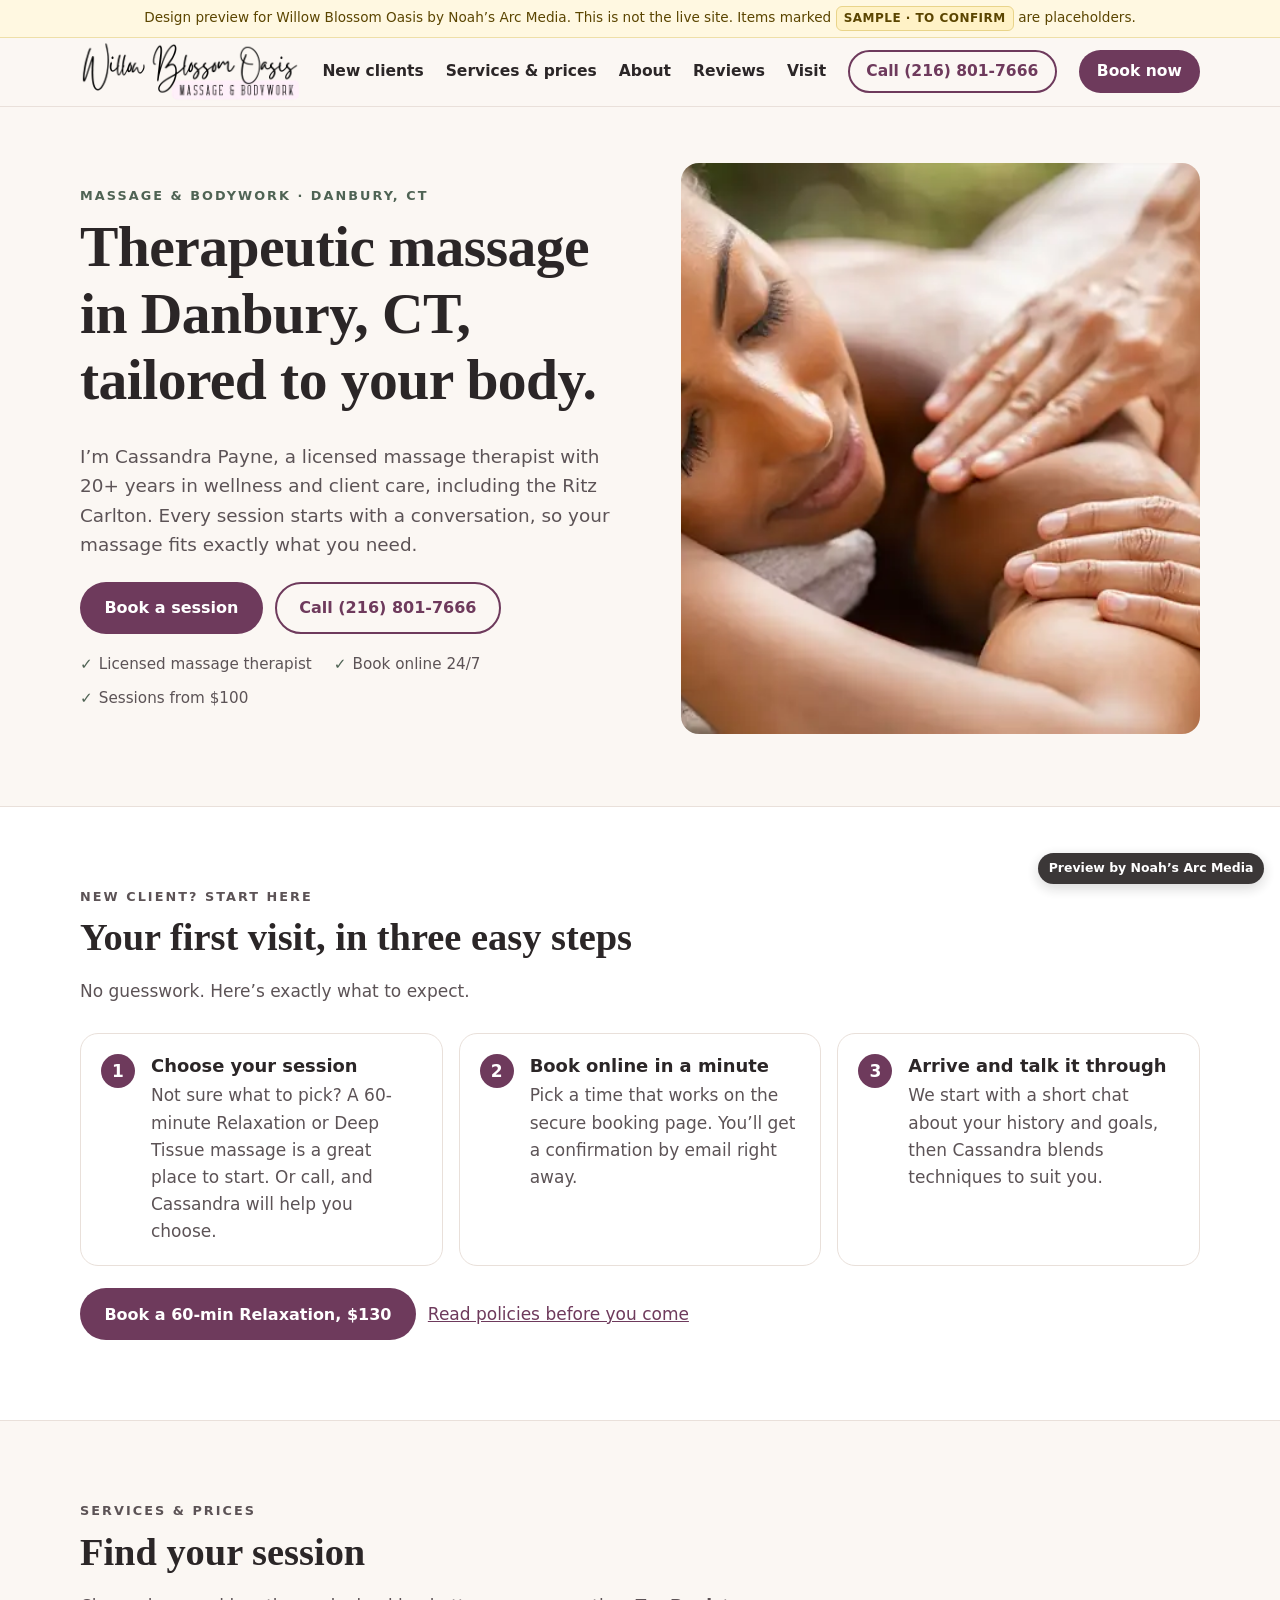
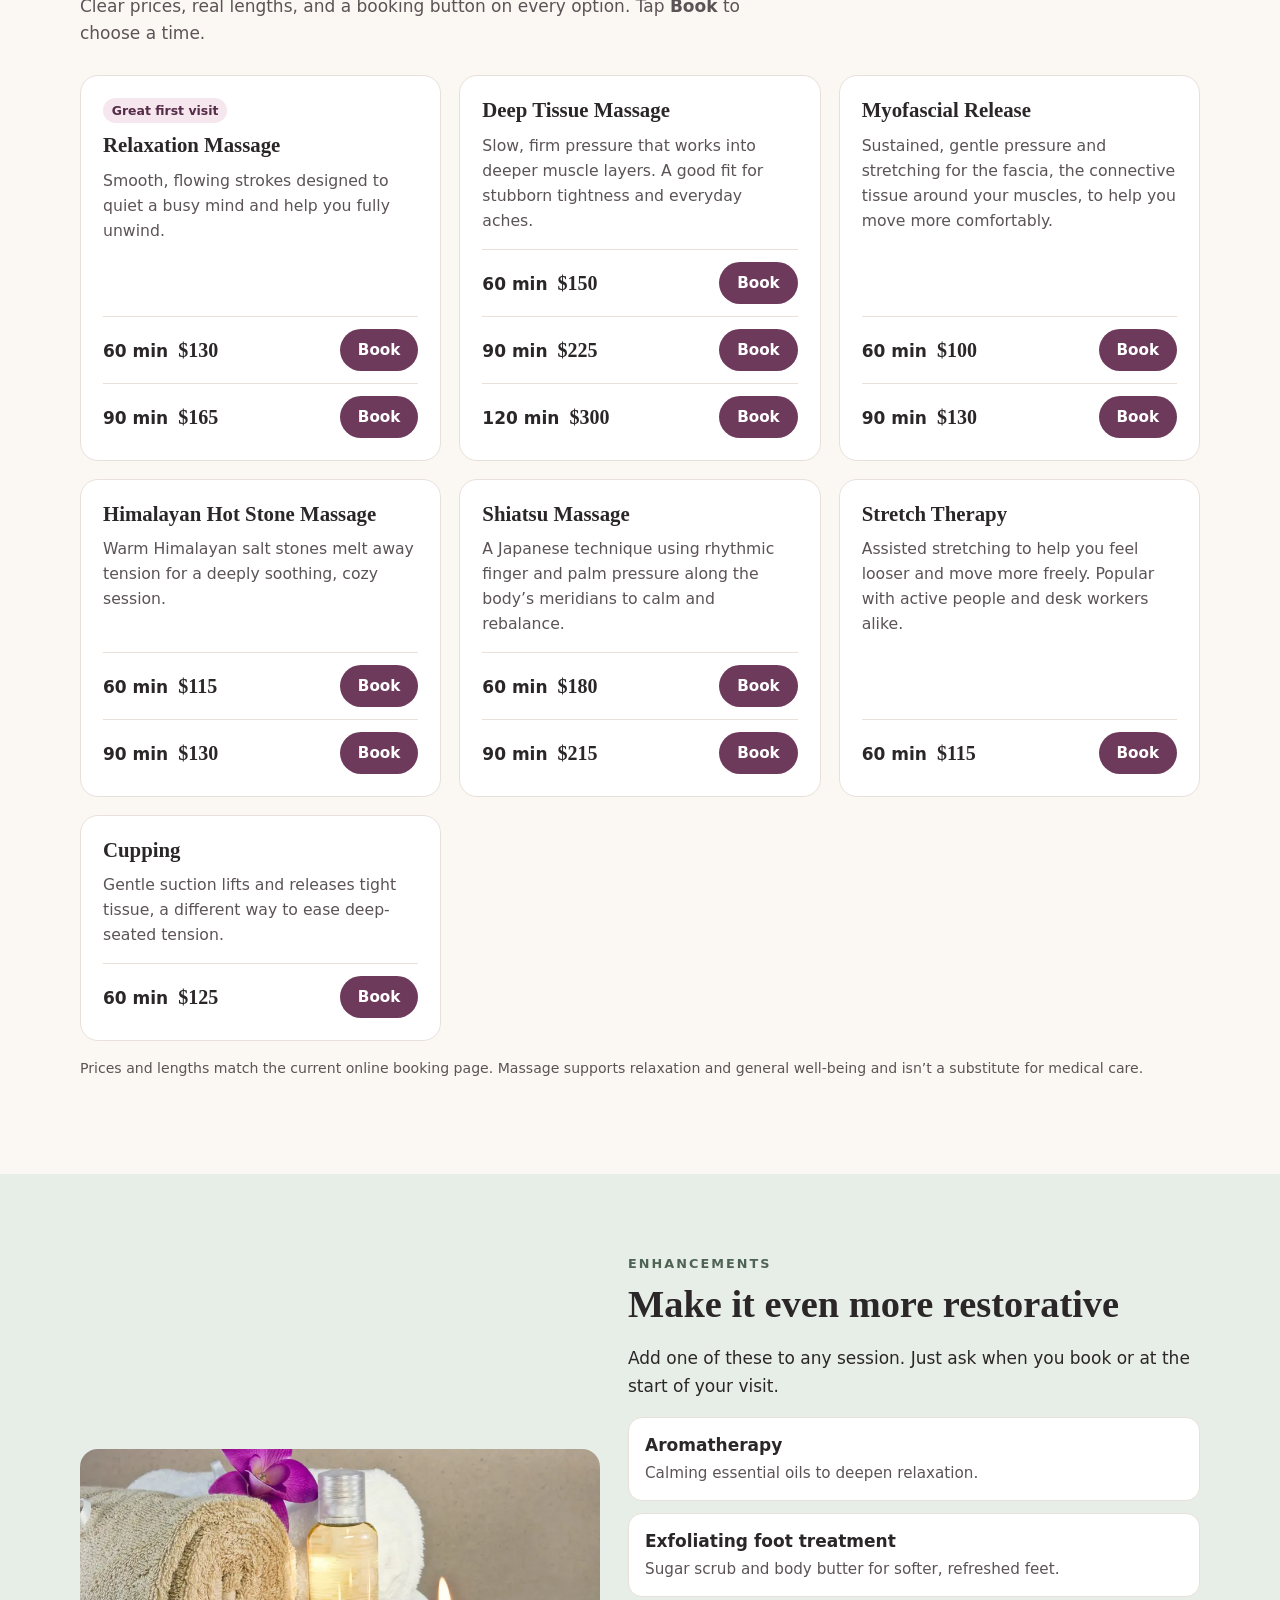
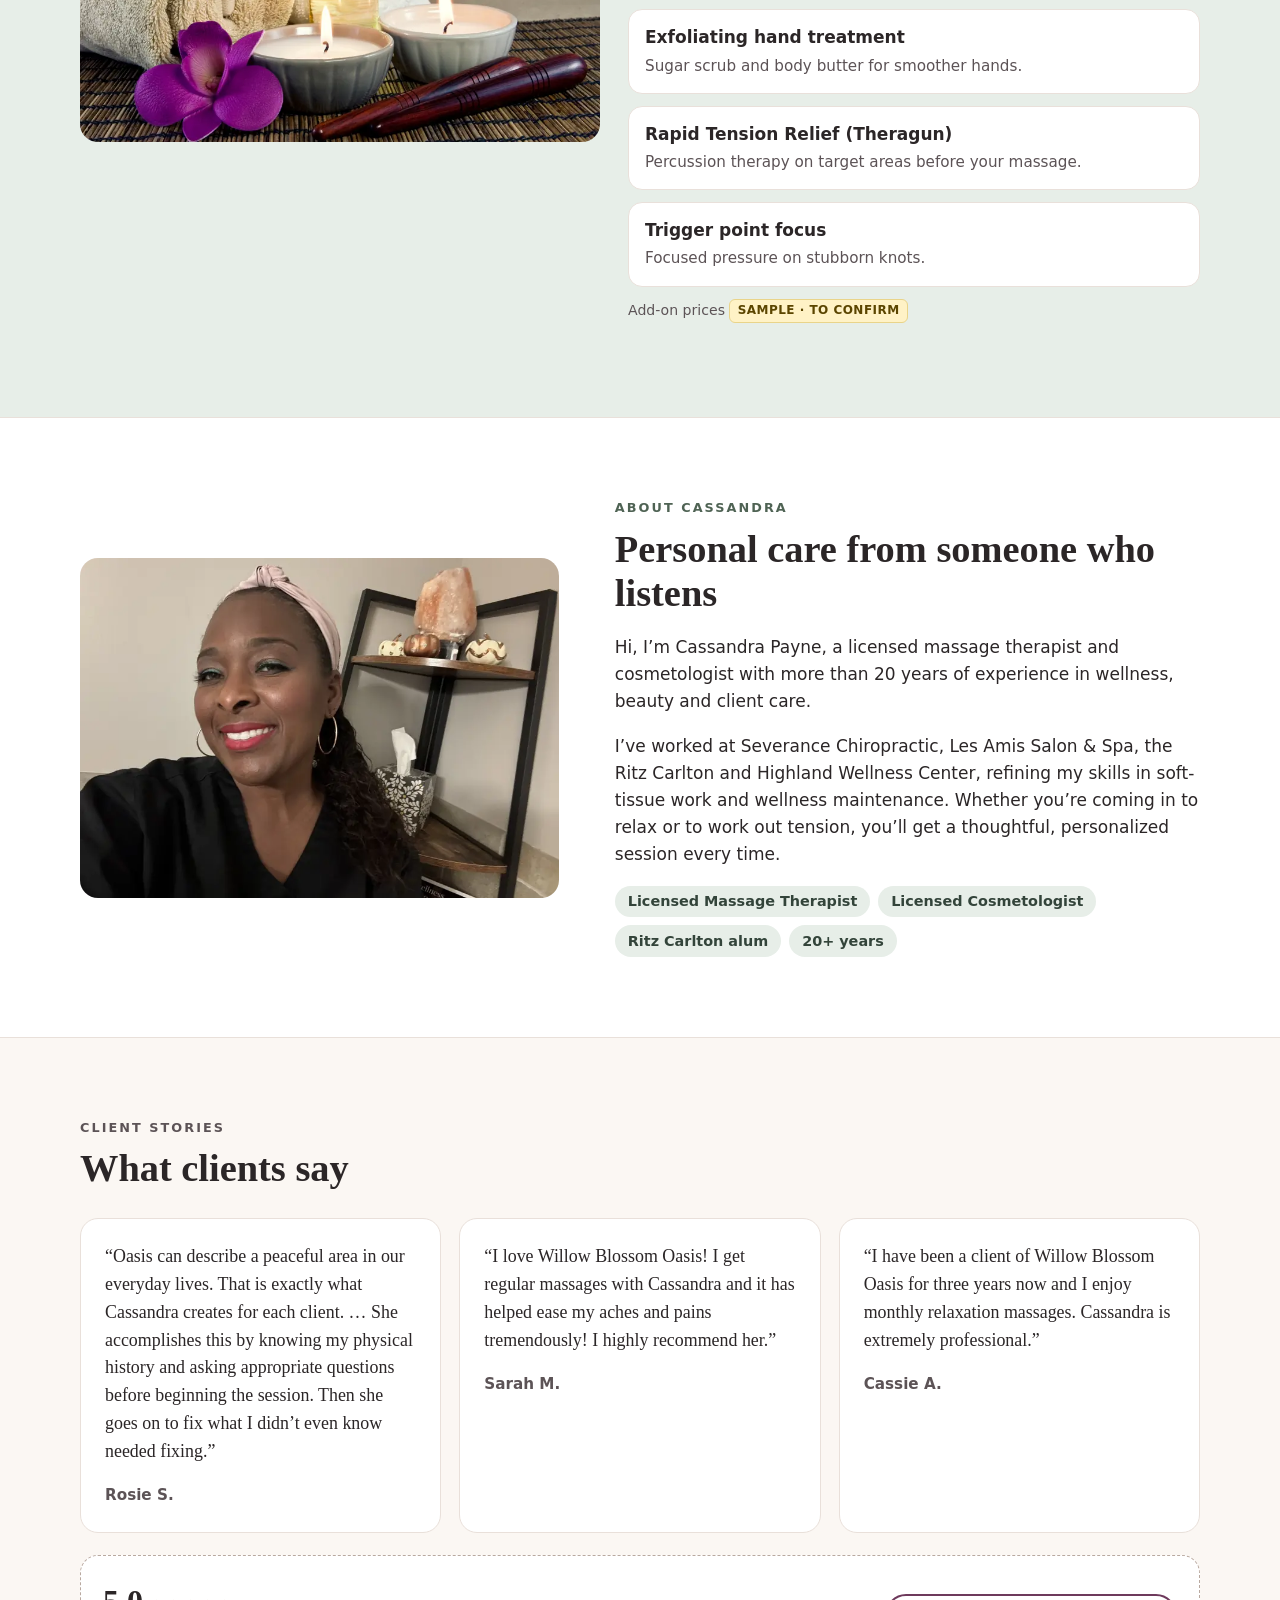
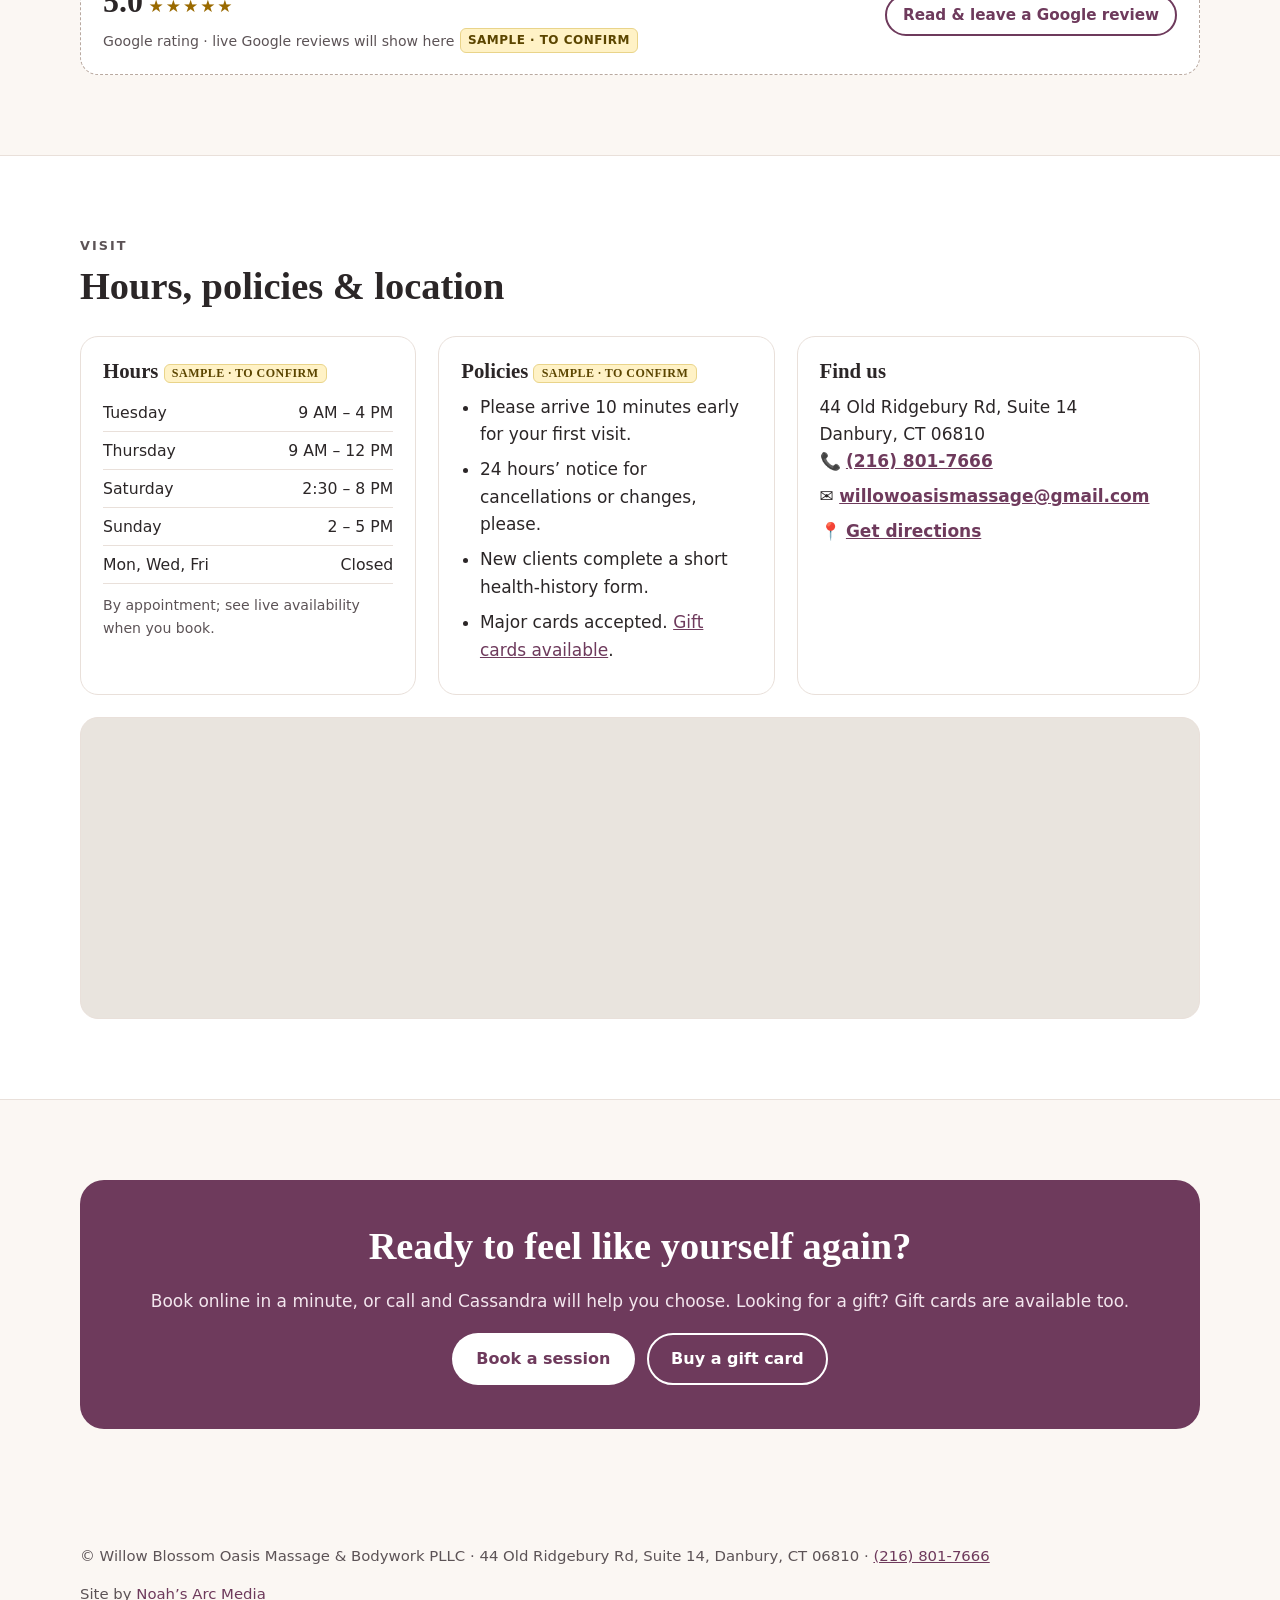
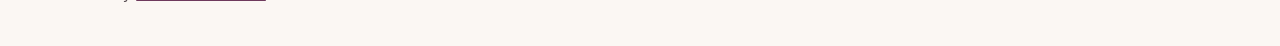
<file: index.html>
<!doctype html>
<html lang="en">
<head>
<meta charset="utf-8">
<meta name="viewport" content="width=device-width, initial-scale=1, viewport-fit=cover">
<meta name="robots" content="noindex, nofollow">
<title>Therapeutic Massage in Danbury, CT | Willow Blossom Oasis Massage &amp; Bodywork</title>
<meta name="description" content="Personalized therapeutic massage in Danbury, CT with Cassandra Payne, LMT. Deep tissue, relaxation, hot stone, shiatsu, cupping and more. Book online in minutes.">
<meta name="theme-color" content="#6E3A5C">
<link rel="icon" href="favicon.svg" type="image/svg+xml">
<link rel="preload" as="image" href="img/hero-800.webp" imagesrcset="img/hero-800.webp 800w, img/hero-1400.webp 1400w" imagesizes="(min-width:900px) 560px, 100vw" fetchpriority="high">
<link rel="stylesheet" href="style.css?v=2">
<script type="application/ld+json">
{"@context":"https://schema.org","@type":"HealthAndBeautyBusiness","name":"Willow Blossom Oasis Massage & Bodywork","url":"https://willowblossomoasis.com/","telephone":"+1-216-801-7666","email":"willowoasismassage@gmail.com","image":"img/hero-1400.webp","priceRange":"$100–$300","address":{"@type":"PostalAddress","streetAddress":"44 Old Ridgebury Rd, Suite 14","addressLocality":"Danbury","addressRegion":"CT","postalCode":"06810","addressCountry":"US"},"founder":{"@type":"Person","name":"Cassandra Payne","jobTitle":"Licensed Massage Therapist"}}
</script>
</head>
<body>
<a class="skip" href="#main">Skip to content</a>
<div class="preview-note" role="note">Design preview for Willow Blossom Oasis by Noah’s Arc Media. This is not the live site. Items marked <span class="sample">Sample · to confirm</span> are placeholders.</div>
<header class="top">
  <div class="wrap">
    <a class="logo" href="#top" aria-label="Willow Blossom Oasis Massage &amp; Bodywork, home"><img src="img/logo.webp" width="468" height="126" alt="Willow Blossom Oasis Massage &amp; Bodywork"></a>
    <nav class="nav" aria-label="Main">
      <a href="#start">New clients</a><a href="#services">Services &amp; prices</a><a href="#about">About</a><a href="#reviews">Reviews</a><a href="#visit">Visit</a>
      <a class="btn btn-ghost btn-sm top-call" href="tel:+12168017666">Call (216) 801-7666</a>
      <a class="btn btn-primary btn-sm" href="#services">Book now</a>
    </nav>
    <a class="btn btn-primary btn-sm top-mobile" href="#services">Book</a>
  </div>
</header>

<main id="main">
<section class="hero" id="top">
  <div class="wrap hero-grid">
    <div>
      <p class="eyebrow">Massage &amp; bodywork · Danbury, CT</p>
      <h1>Therapeutic massage in Danbury, CT, tailored to your body.</h1>
      <p class="lede">I’m Cassandra Payne, a licensed massage therapist with 20+ years in wellness and client care, including the Ritz Carlton. Every session starts with a conversation, so your massage fits exactly what you need.</p>
      <div class="cta">
        <a class="btn btn-primary" href="#services">Book a session</a>
        <a class="btn btn-ghost" href="tel:+12168017666">Call (216) 801-7666</a>
      </div>
      <ul class="trust">
        <li>Licensed massage therapist</li><li>Book online 24/7</li><li>Sessions from $100</li>
      </ul>
    </div>
    <div class="hero-img">
      <img src="img/hero-800.webp" srcset="img/hero-800.webp 800w, img/hero-1400.webp 1400w" sizes="(min-width:900px) 560px, 100vw" width="1400" height="788" alt="A client resting peacefully on a massage table as a therapist works on her shoulder" fetchpriority="high">
    </div>
  </div>
</section>

<section id="start" class="alt">
  <div class="wrap">
    <div class="sec-head">
      <p class="eyebrow">New client? Start here</p>
      <h2>Your first visit, in three easy steps</h2>
      <p>No guesswork. Here’s exactly what to expect.</p>
    </div>
    <ol class="steps">
      <li><h3>Choose your session</h3><p>Not sure what to pick? A 60-minute Relaxation or Deep Tissue massage is a great place to start. Or call, and Cassandra will help you choose.</p></li>
      <li><h3>Book online in a minute</h3><p>Pick a time that works on the secure booking page. You’ll get a confirmation by email right away.</p></li>
      <li><h3>Arrive and talk it through</h3><p>We start with a short chat about your history and goals, then Cassandra blends techniques to suit you.</p></li>
    </ol>
    <div class="start-cta">
      <a class="btn btn-primary" href="https://willowoasismassagebodywork.janeapp.com/#/staff_member/1/treatment/5">Book a 60-min Relaxation, $130</a>
      <a href="#policies">Read policies before you come</a>
    </div>
  </div>
</section>

<section id="services">
  <div class="wrap">
    <div class="sec-head">
      <p class="eyebrow">Services &amp; prices</p>
      <h2>Find your session</h2>
      <p>Clear prices, real lengths, and a booking button on every option. Tap <strong>Book</strong> to choose a time.</p>
    </div>
    <div class="grid g3">
<article class="svc"><span class="tag">Great first visit</span><h3>Relaxation Massage</h3><p>Smooth, flowing strokes designed to quiet a busy mind and help you fully unwind.</p><ul class="opts"><li><span><span class="dur">60 min</span><span class="price">$130</span></span><a class="btn btn-primary btn-sm" href="https://willowoasismassagebodywork.janeapp.com/#/staff_member/1/treatment/5" aria-label="Book Relaxation Massage, 60 minutes, $130">Book</a></li><li><span><span class="dur">90 min</span><span class="price">$165</span></span><a class="btn btn-primary btn-sm" href="https://willowoasismassagebodywork.janeapp.com/#/staff_member/1/treatment/6" aria-label="Book Relaxation Massage, 90 minutes, $165">Book</a></li></ul></article>
<article class="svc"><h3>Deep Tissue Massage</h3><p>Slow, firm pressure that works into deeper muscle layers. A good fit for stubborn tightness and everyday aches.</p><ul class="opts"><li><span><span class="dur">60 min</span><span class="price">$150</span></span><a class="btn btn-primary btn-sm" href="https://willowoasismassagebodywork.janeapp.com/#/staff_member/1/treatment/1" aria-label="Book Deep Tissue Massage, 60 minutes, $150">Book</a></li><li><span><span class="dur">90 min</span><span class="price">$225</span></span><a class="btn btn-primary btn-sm" href="https://willowoasismassagebodywork.janeapp.com/#/staff_member/1/treatment/2" aria-label="Book Deep Tissue Massage, 90 minutes, $225">Book</a></li><li><span><span class="dur">120 min</span><span class="price">$300</span></span><a class="btn btn-primary btn-sm" href="https://willowoasismassagebodywork.janeapp.com/#/staff_member/1/treatment/13" aria-label="Book Deep Tissue Massage, 120 minutes, $300">Book</a></li></ul></article>
<article class="svc"><h3>Myofascial Release</h3><p>Sustained, gentle pressure and stretching for the fascia, the connective tissue around your muscles, to help you move more comfortably.</p><ul class="opts"><li><span><span class="dur">60 min</span><span class="price">$100</span></span><a class="btn btn-primary btn-sm" href="https://willowoasismassagebodywork.janeapp.com/#/staff_member/1/treatment/11" aria-label="Book Myofascial Release, 60 minutes, $100">Book</a></li><li><span><span class="dur">90 min</span><span class="price">$130</span></span><a class="btn btn-primary btn-sm" href="https://willowoasismassagebodywork.janeapp.com/#/staff_member/1/treatment/12" aria-label="Book Myofascial Release, 90 minutes, $130">Book</a></li></ul></article>
<article class="svc"><h3>Himalayan Hot Stone Massage</h3><p>Warm Himalayan salt stones melt away tension for a deeply soothing, cozy session.</p><ul class="opts"><li><span><span class="dur">60 min</span><span class="price">$115</span></span><a class="btn btn-primary btn-sm" href="https://willowoasismassagebodywork.janeapp.com/#/staff_member/1/treatment/9" aria-label="Book Himalayan Hot Stone Massage, 60 minutes, $115">Book</a></li><li><span><span class="dur">90 min</span><span class="price">$130</span></span><a class="btn btn-primary btn-sm" href="https://willowoasismassagebodywork.janeapp.com/#/staff_member/1/treatment/10" aria-label="Book Himalayan Hot Stone Massage, 90 minutes, $130">Book</a></li></ul></article>
<article class="svc"><h3>Shiatsu Massage</h3><p>A Japanese technique using rhythmic finger and palm pressure along the body’s meridians to calm and rebalance.</p><ul class="opts"><li><span><span class="dur">60 min</span><span class="price">$180</span></span><a class="btn btn-primary btn-sm" href="https://willowoasismassagebodywork.janeapp.com/#/staff_member/1/treatment/7" aria-label="Book Shiatsu Massage, 60 minutes, $180">Book</a></li><li><span><span class="dur">90 min</span><span class="price">$215</span></span><a class="btn btn-primary btn-sm" href="https://willowoasismassagebodywork.janeapp.com/#/staff_member/1/treatment/8" aria-label="Book Shiatsu Massage, 90 minutes, $215">Book</a></li></ul></article>
<article class="svc"><h3>Stretch Therapy</h3><p>Assisted stretching to help you feel looser and move more freely. Popular with active people and desk workers alike.</p><ul class="opts"><li><span><span class="dur">60 min</span><span class="price">$115</span></span><a class="btn btn-primary btn-sm" href="https://willowoasismassagebodywork.janeapp.com/#/staff_member/1/treatment/3" aria-label="Book Stretch Therapy, 60 minutes, $115">Book</a></li></ul></article>
<article class="svc"><h3>Cupping</h3><p>Gentle suction lifts and releases tight tissue, a different way to ease deep-seated tension.</p><ul class="opts"><li><span><span class="dur">60 min</span><span class="price">$125</span></span><a class="btn btn-primary btn-sm" href="https://willowoasismassagebodywork.janeapp.com/#/staff_member/1/treatment/4" aria-label="Book Cupping, 60 minutes, $125">Book</a></li></ul></article>
    </div>
    <p class="note" style="margin-top:16px">Prices and lengths match the current online booking page. Massage supports relaxation and general well-being and isn’t a substitute for medical care.</p>
  </div>
</section>

<section class="tint" id="addons">
  <div class="wrap addons">
    <img src="img/candles-900.webp" width="900" height="507" loading="lazy" alt="Spa candles, rolled towels, massage oil and orchids">
    <div>
      <p class="eyebrow">Enhancements</p>
      <h2>Make it even more restorative</h2>
      <p>Add one of these to any session. Just ask when you book or at the start of your visit.</p>
      <ul class="chips">
        <li><strong>Aromatherapy</strong><span>Calming essential oils to deepen relaxation.</span></li>
        <li><strong>Exfoliating foot treatment</strong><span>Sugar scrub and body butter for softer, refreshed feet.</span></li>
        <li><strong>Exfoliating hand treatment</strong><span>Sugar scrub and body butter for smoother hands.</span></li>
        <li><strong>Rapid Tension Relief (Theragun)</strong><span>Percussion therapy on target areas before your massage.</span></li>
        <li><strong>Trigger point focus</strong><span>Focused pressure on stubborn knots.</span></li>
      </ul>
      <p class="note" style="margin-top:12px">Add-on prices <span class="sample">Sample · to confirm</span></p>
    </div>
  </div>
</section>

<section id="about" class="alt">
  <div class="wrap about">
    <img src="img/cassandra-800.webp" width="800" height="568" loading="lazy" alt="Cassandra Payne, owner and licensed massage therapist, smiling in her treatment room">
    <div>
      <p class="eyebrow">About Cassandra</p>
      <h2>Personal care from someone who listens</h2>
      <p>Hi, I’m Cassandra Payne, a licensed massage therapist and cosmetologist with more than 20 years of experience in wellness, beauty and client care.</p>
      <p>I’ve worked at Severance Chiropractic, Les Amis Salon &amp; Spa, the Ritz Carlton and Highland Wellness Center, refining my skills in soft-tissue work and wellness maintenance. Whether you’re coming in to relax or to work out tension, you’ll get a thoughtful, personalized session every time.</p>
      <ul class="creds"><li>Licensed Massage Therapist</li><li>Licensed Cosmetologist</li><li>Ritz Carlton alum</li><li>20+ years</li></ul>
    </div>
  </div>
</section>

<section id="reviews">
  <div class="wrap">
    <div class="sec-head">
      <p class="eyebrow">Client stories</p>
      <h2>What clients say</h2>
    </div>
    <div class="quotes">
      <blockquote><p>“Oasis can describe a peaceful area in our everyday lives. That is exactly what Cassandra creates for each client. … She accomplishes this by knowing my physical history and asking appropriate questions before beginning the session. Then she goes on to fix what I didn’t even know needed fixing.”</p><footer>Rosie S.</footer></blockquote>
      <blockquote><p>“I love Willow Blossom Oasis! I get regular massages with Cassandra and it has helped ease my aches and pains tremendously! I highly recommend her.”</p><footer>Sarah M.</footer></blockquote>
      <blockquote><p>“I have been a client of Willow Blossom Oasis for three years now and I enjoy monthly relaxation massages. Cassandra is extremely professional.”</p><footer>Cassie A.</footer></blockquote>
    </div>
    <div class="gbox" aria-label="Google reviews">
      <div><span class="gscore">5.0</span> <span class="stars" aria-label="5 out of 5 stars">★★★★★</span><br><span class="note">Google rating · live Google reviews will show here</span> <span class="sample">Sample · to confirm</span></div>
      <a class="btn btn-ghost btn-sm" href="https://www.google.com/maps/search/?api=1&amp;query=Willow+Blossom+Oasis+Massage+%26+Bodywork+Danbury+CT" rel="noopener">Read &amp; leave a Google review</a>
    </div>
  </div>
</section>

<section id="visit" class="alt">
  <div class="wrap">
    <div class="sec-head">
      <p class="eyebrow">Visit</p>
      <h2>Hours, policies &amp; location</h2>
    </div>
    <div class="visit">
      <div class="panel">
        <h3>Hours <span class="sample">Sample · to confirm</span></h3>
        <table class="hours"><tbody>
          <tr><td>Tuesday</td><td>9 AM – 4 PM</td></tr>
          <tr><td>Thursday</td><td>9 AM – 12 PM</td></tr>
          <tr><td>Saturday</td><td>2:30 – 8 PM</td></tr>
          <tr><td>Sunday</td><td>2 – 5 PM</td></tr>
          <tr><td>Mon, Wed, Fri</td><td>Closed</td></tr>
        </tbody></table>
        <p class="note" style="margin:10px 0 0">By appointment; see live availability when you book.</p>
      </div>
      <div class="panel" id="policies">
        <h3>Policies <span class="sample">Sample · to confirm</span></h3>
        <ul>
          <li>Please arrive 10 minutes early for your first visit.</li>
          <li>24 hours’ notice for cancellations or changes, please.</li>
          <li>New clients complete a short health-history form.</li>
          <li>Major cards accepted. <a href="https://willowoasismassagebodywork.janeapp.com/online_gift_cards/new">Gift cards available</a>.</li>
        </ul>
      </div>
      <div class="panel">
        <h3>Find us</h3>
        <address style="font-style:normal">44 Old Ridgebury Rd, Suite 14<br>Danbury, CT 06810</address>
        <ul class="contact-lines">
          <li>📞 <a href="tel:+12168017666">(216) 801-7666</a></li>
          <li>✉️ <a href="mailto:willowoasismassage@gmail.com">willowoasismassage@gmail.com</a></li>
          <li>📍 <a href="https://www.google.com/maps/dir/?api=1&amp;destination=44+Old+Ridgebury+Rd+Suite+14+Danbury+CT+06810" rel="noopener">Get directions</a></li>
        </ul>
      </div>
    </div>
    <div class="map" style="margin-top:22px">
      <iframe title="Map showing 44 Old Ridgebury Rd, Suite 14, Danbury, CT 06810" referrerpolicy="no-referrer-when-downgrade" src="https://www.google.com/maps?q=44%20Old%20Ridgebury%20Rd%2C%20Danbury%2C%20CT%2006810&amp;z=15&amp;output=embed"></iframe>
    </div>
  </div>
</section>

<section>
  <div class="wrap">
    <div class="band">
      <h2>Ready to feel like yourself again?</h2>
      <p>Book online in a minute, or call and Cassandra will help you choose. Looking for a gift? Gift cards are available too.</p>
      <div class="cta">
        <a class="btn btn-primary" href="#services">Book a session</a>
        <a class="btn btn-ghost" href="https://willowoasismassagebodywork.janeapp.com/online_gift_cards/new">Buy a gift card</a>
      </div>
    </div>
  </div>
</section>
</main>

<footer class="foot">
  <div class="wrap">
    <div>© Willow Blossom Oasis Massage &amp; Bodywork PLLC · 44 Old Ridgebury Rd, Suite 14, Danbury, CT 06810 · <a href="tel:+12168017666">(216) 801-7666</a></div>
    <div>Site by <a href="https://noahsarcmedia.com" target="_blank" rel="noopener">Noah’s Arc Media</a></div>
  </div>
</footer>

<nav class="mbar" aria-label="Quick actions">
  <a class="btn btn-ghost" href="tel:+12168017666">Call</a>
  <a class="btn btn-primary" href="#services">Book now</a>
</nav>
<a class="pbadge" href="https://noahsarcmedia.com" target="_blank" rel="noopener">Preview by Noah’s Arc Media</a>
</body>
</html>
</file>
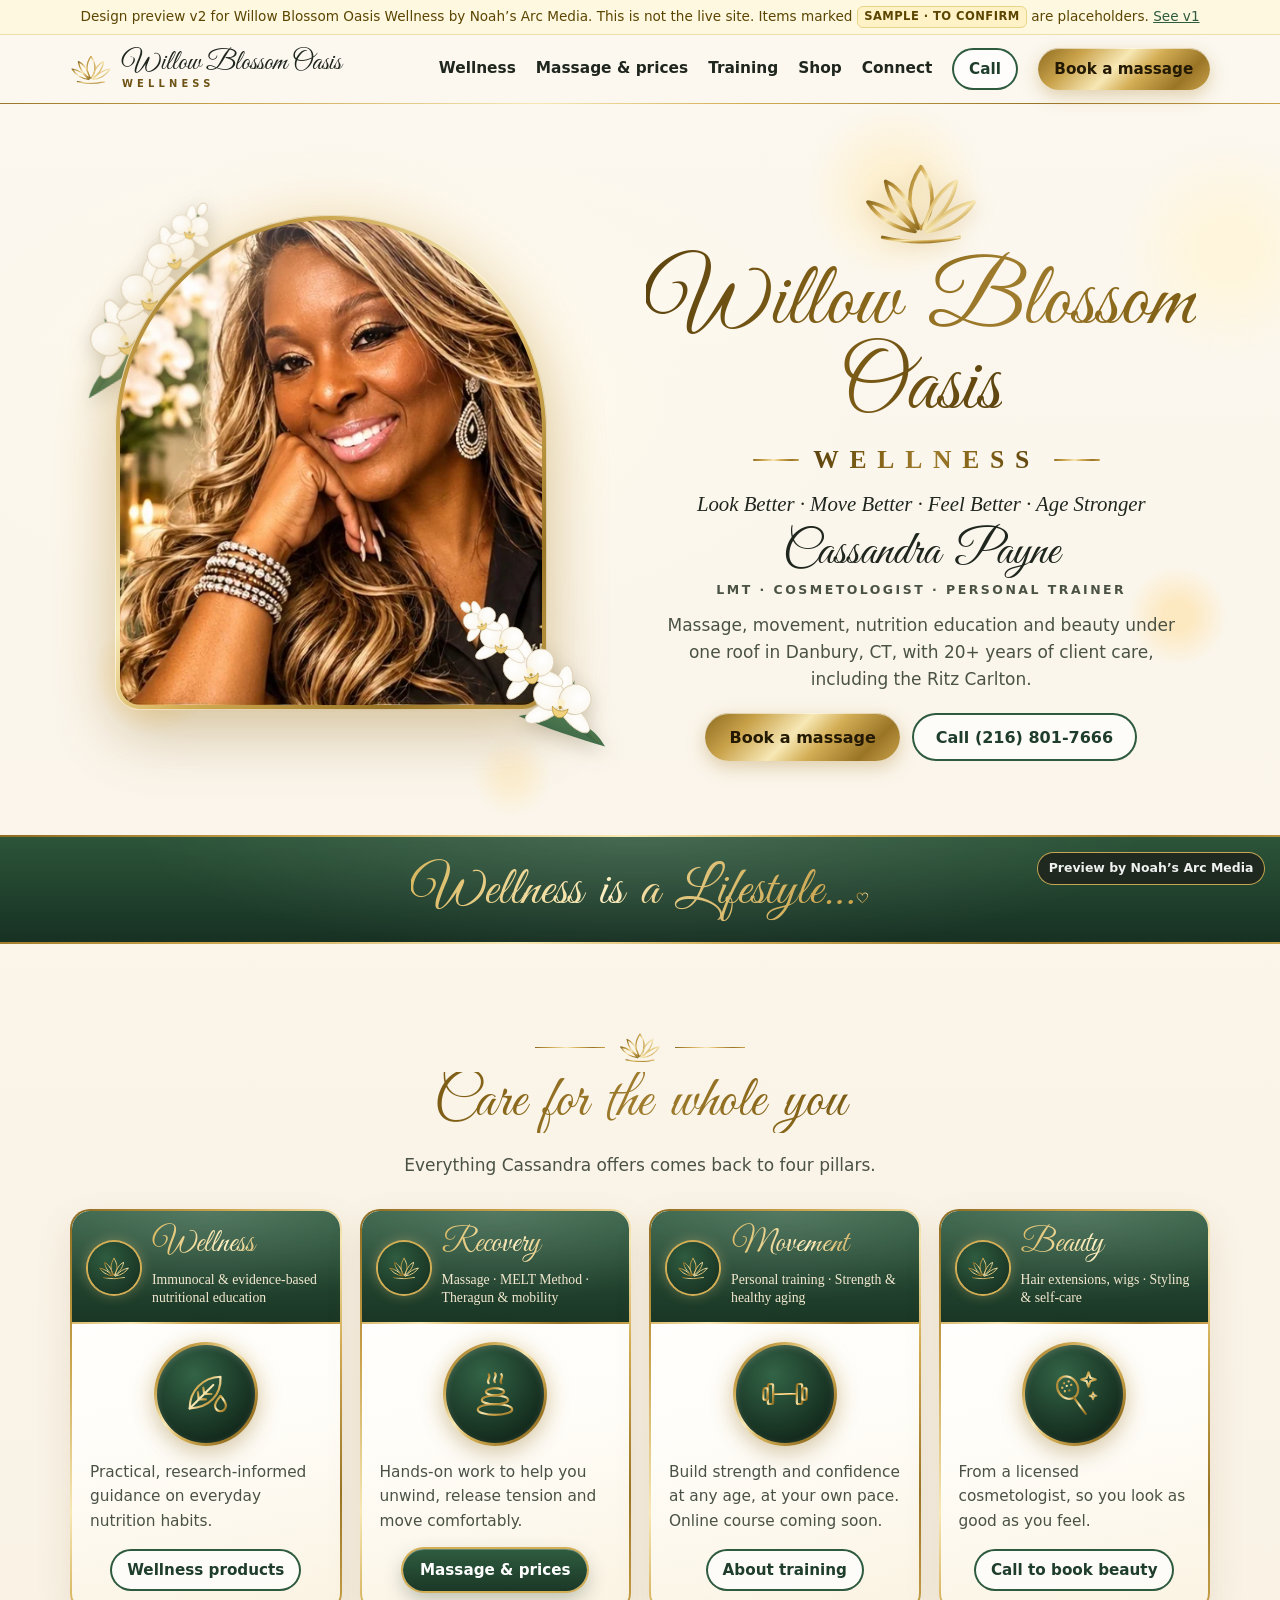
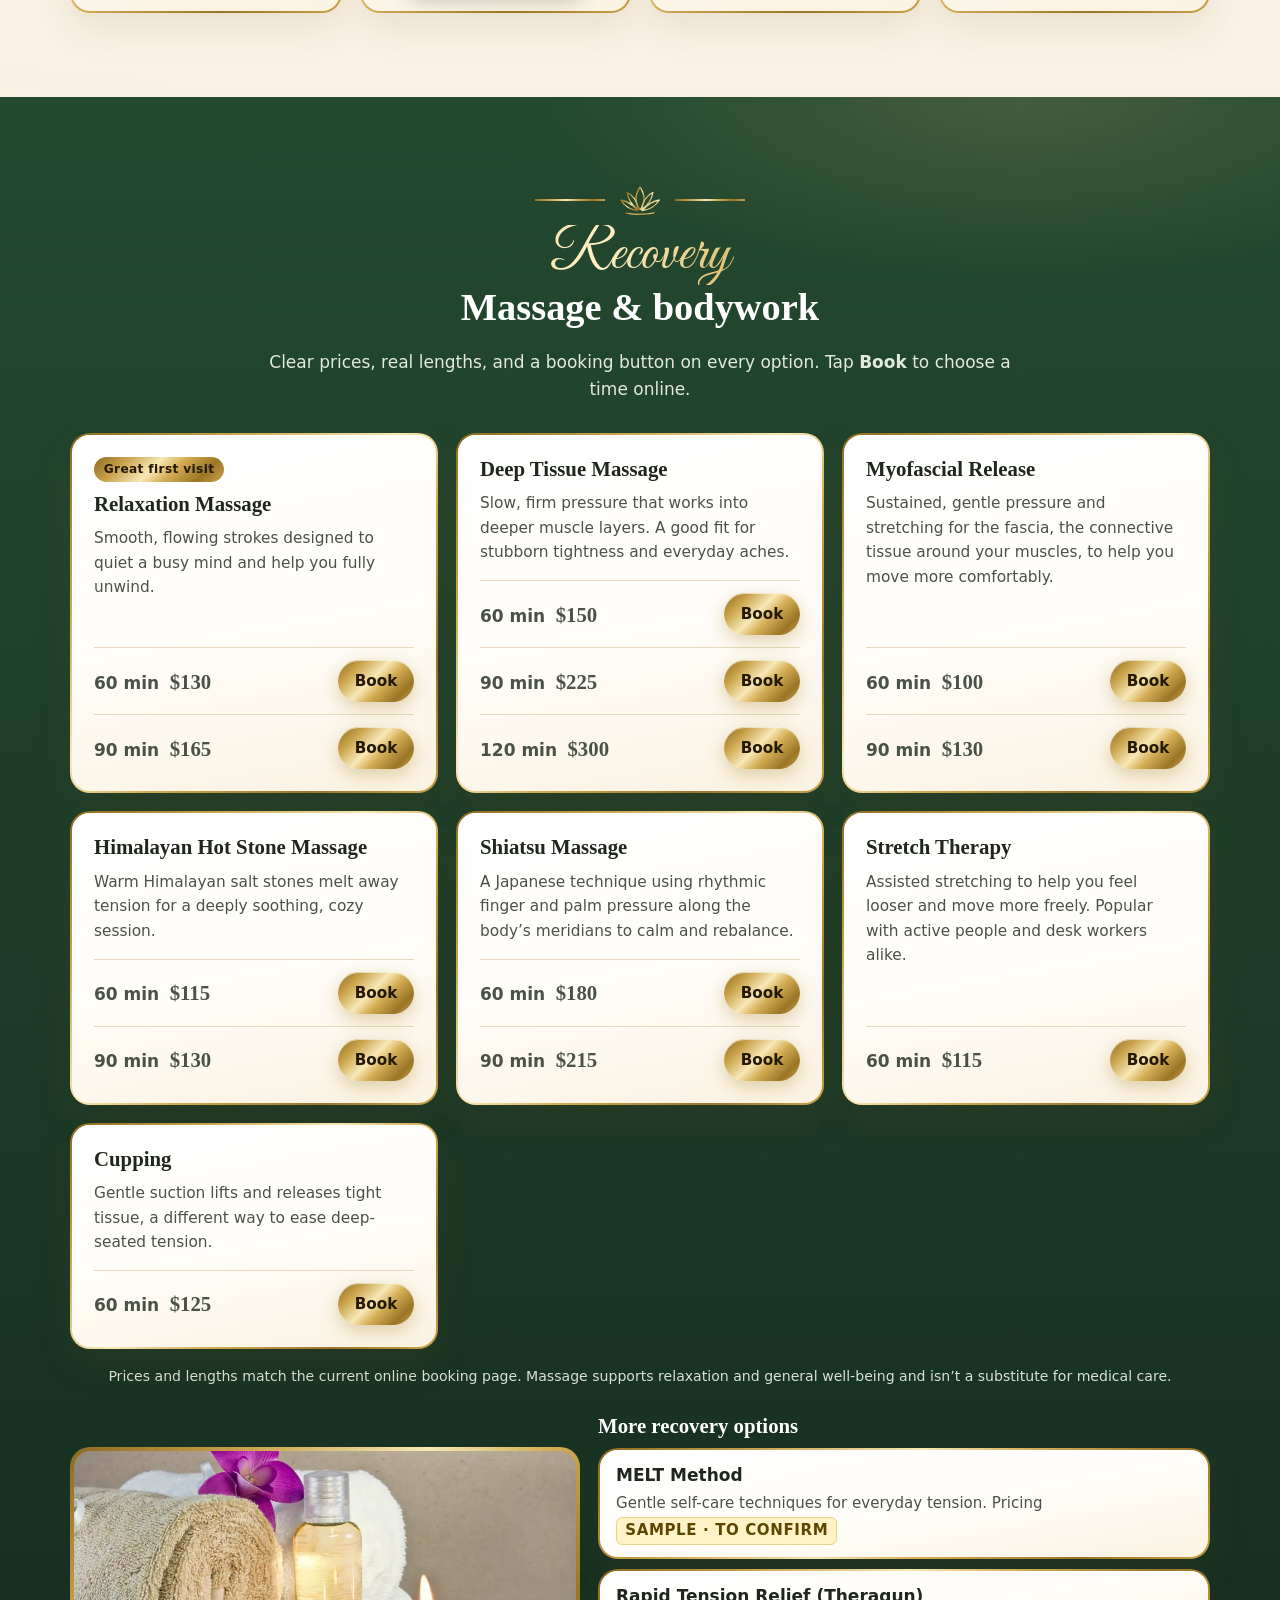
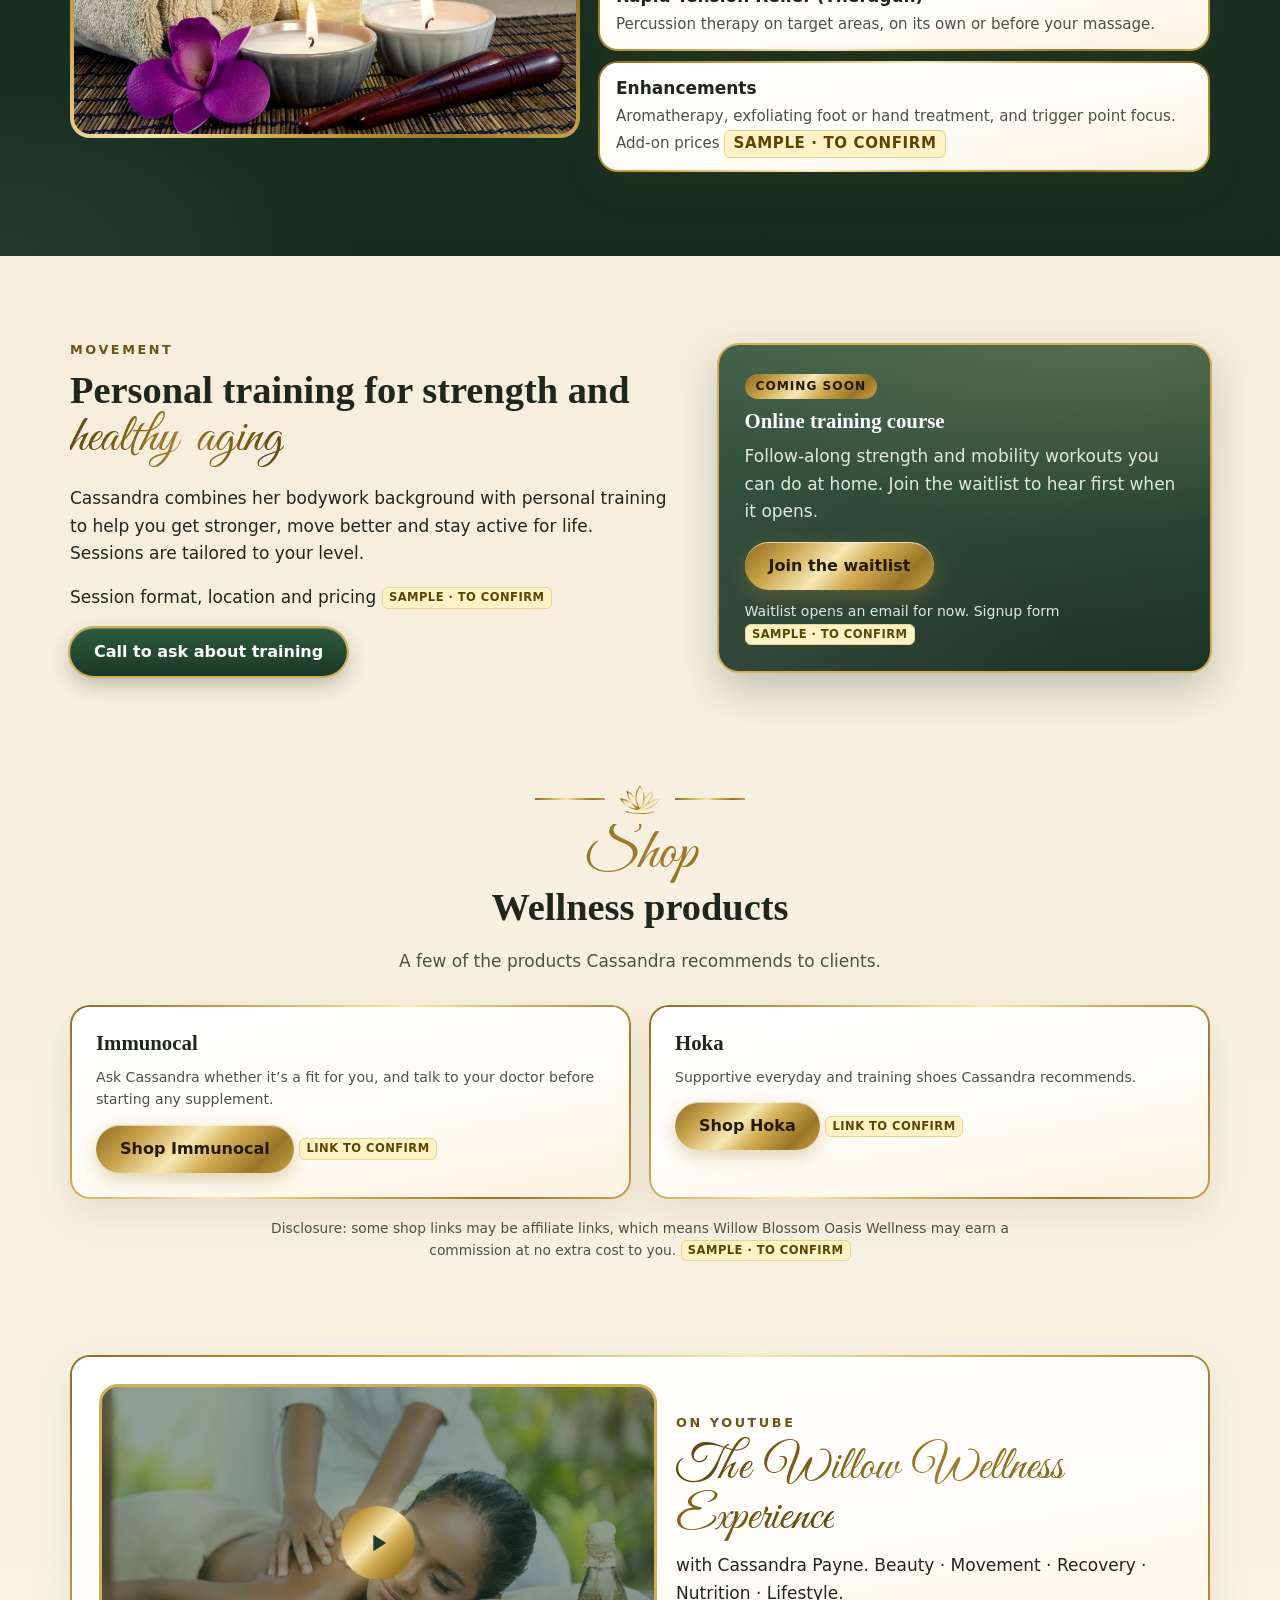
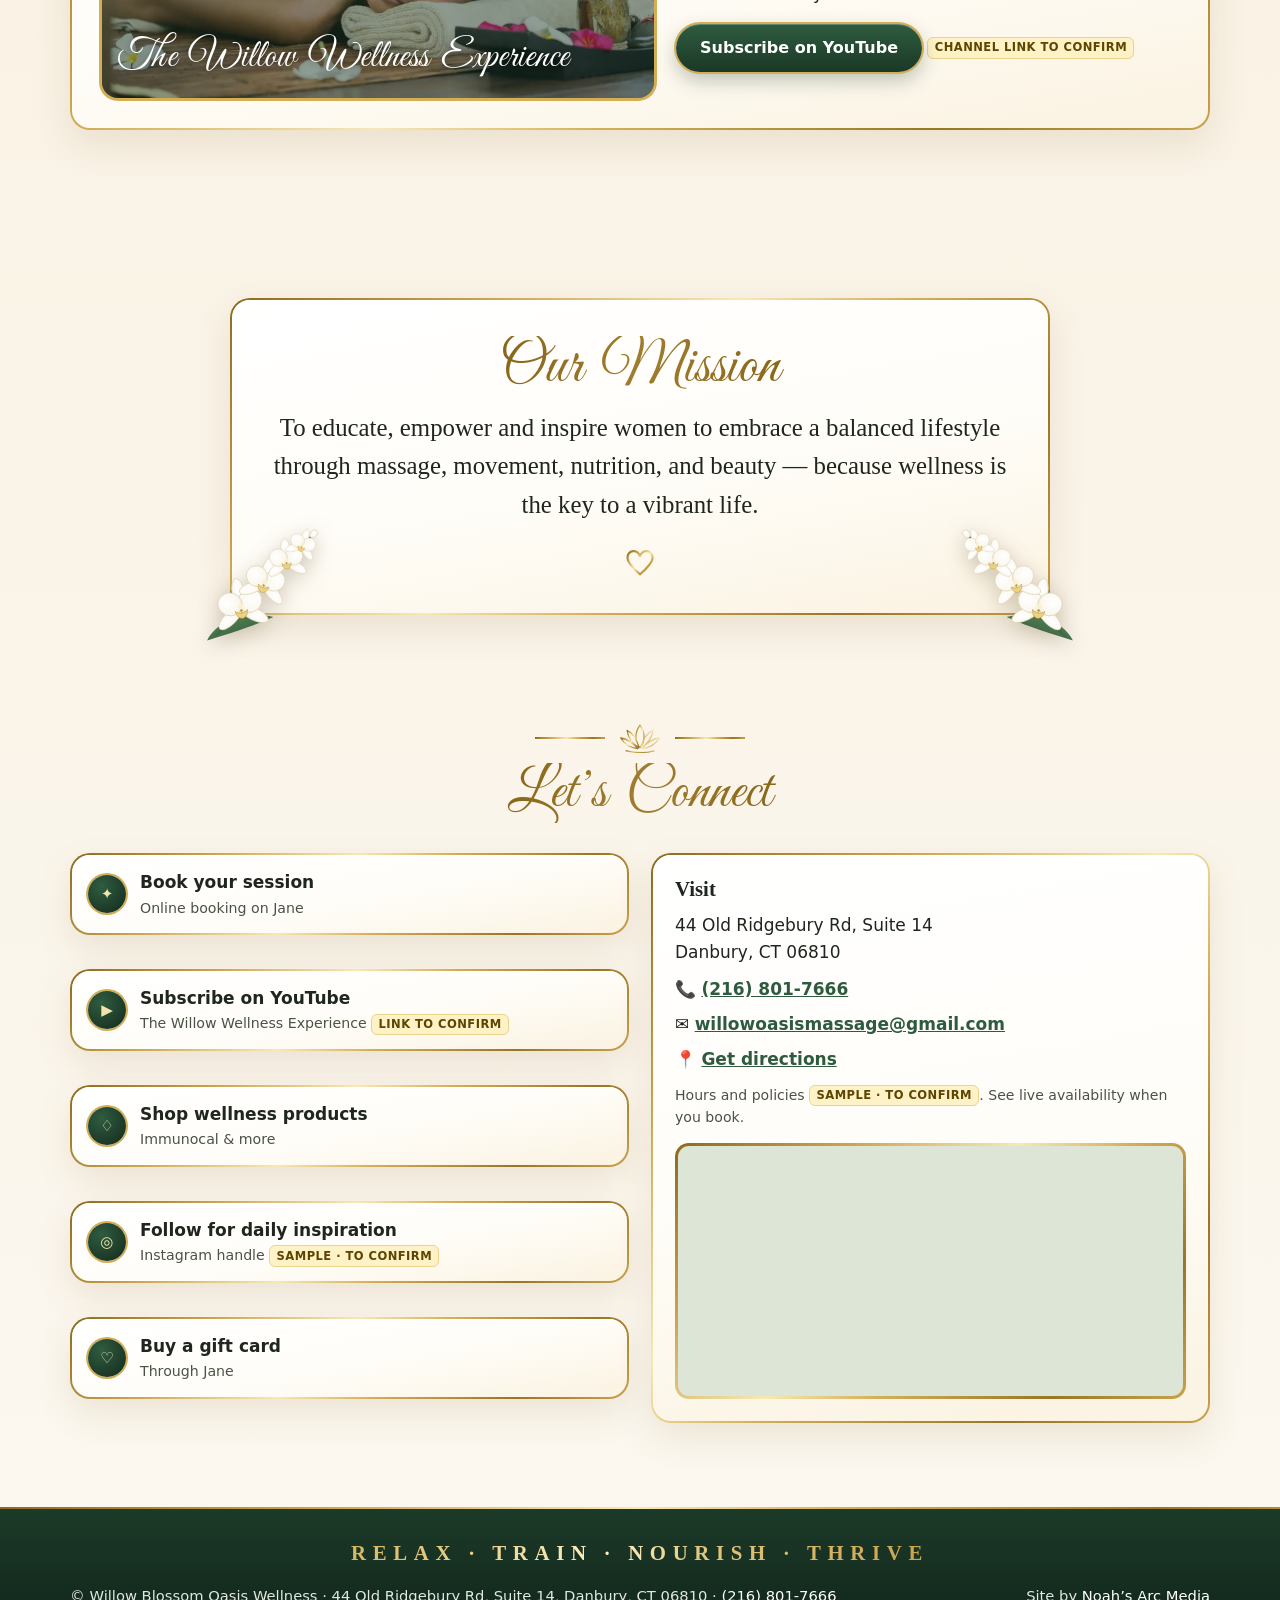
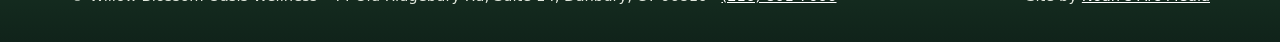
<file: v2/index.html>
<!doctype html>
<html lang="en">
<head>
<meta charset="utf-8">
<meta name="viewport" content="width=device-width, initial-scale=1, viewport-fit=cover">
<meta name="robots" content="noindex, nofollow">
<title>Willow Blossom Oasis Wellness | Massage, Movement &amp; Beauty in Danbury, CT</title>
<meta name="description" content="Willow Blossom Oasis Wellness with Cassandra Payne, LMT, cosmetologist and personal trainer, in Danbury, CT. Therapeutic massage, recovery, movement and beauty. Book online.">
<meta name="theme-color" content="#1F3D2B">
<link rel="icon" href="favicon.svg" type="image/svg+xml">
<link rel="preload" href="greatvibes-latin.woff2" as="font" type="font/woff2" crossorigin>
<link rel="preload" as="image" href="img/cassandra-glam-420.webp" imagesrcset="img/cassandra-glam-420.webp 420w, img/cassandra-glam.webp 632w" imagesizes="(min-width:900px) 440px, 90vw" fetchpriority="high">
<link rel="stylesheet" href="style.css?v=5">
<script type="application/ld+json">
{"@context":"https://schema.org","@type":"HealthAndBeautyBusiness","name":"Willow Blossom Oasis Wellness","slogan":"Look Better · Move Better · Feel Better · Age Stronger","telephone":"+1-216-801-7666","email":"willowoasismassage@gmail.com","priceRange":"$100–$300","address":{"@type":"PostalAddress","streetAddress":"44 Old Ridgebury Rd, Suite 14","addressLocality":"Danbury","addressRegion":"CT","postalCode":"06810","addressCountry":"US"},"founder":{"@type":"Person","name":"Cassandra Payne","jobTitle":"Licensed Massage Therapist, Cosmetologist, Personal Trainer"}}
</script>
</head>
<body>
<svg width="0" height="0" style="position:absolute" aria-hidden="true" focusable="false">
  <defs>
    <linearGradient id="gg" x1="0" y1="0" x2="1" y2="1"><stop offset="0" stop-color="#8C6A1F"/><stop offset=".3" stop-color="#D4AE55"/><stop offset=".5" stop-color="#F7E8B5"/><stop offset=".7" stop-color="#C9A24A"/><stop offset="1" stop-color="#8C6A1F"/></linearGradient>
    <radialGradient id="petal" cx=".5" cy=".35" r=".75"><stop offset="0" stop-color="#fff"/><stop offset=".7" stop-color="#FBF7EE"/><stop offset="1" stop-color="#E6D9C0"/></radialGradient>
    <linearGradient id="leaf" x1="0" y1="0" x2="1" y2="1"><stop offset="0" stop-color="#5B8A5C"/><stop offset="1" stop-color="#2C5236"/></linearGradient>
    <g id="ofl">
      <g fill="url(#petal)" stroke="#DDD0B6" stroke-width=".8">
        <ellipse cx="0" cy="-17" rx="7" ry="17"/><ellipse cx="0" cy="-17" rx="7" ry="17" transform="rotate(125)"/><ellipse cx="0" cy="-17" rx="7" ry="17" transform="rotate(-125)"/>
        <ellipse cx="0" cy="-13" rx="13" ry="14" transform="rotate(62)"/><ellipse cx="0" cy="-13" rx="13" ry="14" transform="rotate(-62)"/>
      </g>
      <path d="M-7 3C-6 15 6 15 7 3C3 7-3 7-7 3Z" fill="#F0D27E" stroke="#B8922F" stroke-width=".6"/>
      <circle cy="-1" r="3.4" fill="#FCF1CF"/><circle cy="3" r="1.4" fill="#B8922F"/>
    </g>
  </defs>
  <symbol id="lotus" viewBox="0 0 80 56"><g fill="none" stroke="url(#gg)" stroke-width="2.4" stroke-linejoin="round" stroke-linecap="round">
    <path d="M40 4C50 18 50 34 40 46C30 34 30 18 40 4Z"/>
    <path d="M42 46C52 40 62 28 64 14C54 18 46 30 42 46Z"/><path d="M38 46C28 40 18 28 16 14C26 18 34 30 38 46Z"/>
    <path d="M44 48C58 46 70 38 76 28C64 30 52 38 44 48Z"/><path d="M36 48C22 46 10 38 4 28C16 30 28 38 36 48Z"/>
    <path d="M14 52Q40 58 66 52"/></g></symbol>
  <symbol id="spray" viewBox="0 0 200 200">
    <path d="M14 196C30 166 70 150 116 160C80 176 46 186 14 196Z" fill="url(#leaf)"/>
    <path d="M18 194C40 176 52 150 50 118C66 146 58 176 18 194Z" fill="url(#leaf)" opacity=".9"/>
    <path d="M22 190C60 150 92 110 176 34" fill="none" stroke="#4E7046" stroke-width="2.6" stroke-linecap="round"/>
    <use href="#ofl" transform="translate(66 146) scale(1.35) rotate(-10)"/>
    <use href="#ofl" transform="translate(102 108) scale(1.2) rotate(15)"/>
    <use href="#ofl" transform="translate(136 74) scale(1.02) rotate(-5)"/>
    <use href="#ofl" transform="translate(160 50) scale(.78) rotate(20)"/>
    <ellipse cx="178" cy="32" rx="5" ry="7" fill="url(#petal)" stroke="#DDD0B6" transform="rotate(40 178 32)"/>
  </symbol>
  <symbol id="heart" viewBox="0 0 24 22"><path d="M12 20C5 14 2 10.5 2 7a5 5 0 0 1 10-1 5 5 0 0 1 10 1c0 3.5-3 7-10 13Z" fill="none" stroke="url(#gg)" stroke-width="1.8"/></symbol>
</svg>
<a class="skip" href="#main">Skip to content</a>
<div class="preview-note" role="note">Design preview v2 for Willow Blossom Oasis Wellness by Noah’s Arc Media. This is not the live site. Items marked <span class="sample">Sample · to confirm</span> are placeholders. <a href="../">See v1</a></div>
<header class="top">
  <div class="wrap">
    <a class="brand" href="#top" aria-label="Willow Blossom Oasis Wellness, home">
      <svg aria-hidden="true"><use href="#lotus"/></svg>
      <span><span class="bn">Willow Blossom Oasis</span><span class="bw">WELLNESS</span></span>
    </a>
    <nav class="nav" aria-label="Main">
      <a href="#pillars">Wellness</a><a href="#massage">Massage &amp; prices</a><a href="#movement">Training</a><a href="#shop">Shop</a><a href="#connect">Connect</a>
      <a class="btn btn-ghost btn-sm" href="tel:+12168017666">Call</a>
      <a class="btn btn-gold btn-sm" href="#massage">Book a massage</a>
    </nav>
    <a class="btn btn-gold btn-sm top-mobile" href="#massage">Book</a>
  </div>
</header>

<main id="main">
<section class="hero" id="top">
  <div class="wrap hero-grid">
    <div class="portrait-wrap">
      <svg class="orchid o-tl" viewBox="0 0 200 200" aria-hidden="true"><use href="#spray"/></svg>
      <div class="portrait"><img src="img/cassandra-glam-420.webp" srcset="img/cassandra-glam-420.webp 420w, img/cassandra-glam.webp 632w" sizes="(min-width:900px) 440px, 90vw" width="632" height="556" alt="Cassandra Payne, founder of Willow Blossom Oasis Wellness, smiling with her chin resting on her hand" fetchpriority="high"></div>
      <svg class="orchid o-br" viewBox="0 0 200 200" aria-hidden="true"><use href="#spray"/></svg>
    </div>
    <div class="brandblock">
      <svg class="lotus" aria-hidden="true"><use href="#lotus"/></svg>
      <h1><span class="gold-text">Willow Blossom Oasis</span></h1>
      <p class="ww"><span class="gold-text">WELLNESS</span></p>
      <p class="tagline">Look Better · Move Better · Feel Better · Age Stronger</p>
      <p class="sig">Cassandra Payne</p>
      <p class="creds-line">LMT · Cosmetologist · Personal Trainer</p>
      <p class="lede">Massage, movement, nutrition education and beauty under one roof in Danbury, CT, with 20+ years of client care, including the Ritz Carlton.</p>
      <div class="cta">
        <a class="btn btn-gold glint" href="https://willowoasismassagebodywork.janeapp.com/#/staff_member/1">Book a massage</a>
        <a class="btn btn-ghost" href="tel:+12168017666">Call (216) 801-7666</a>
      </div>
    </div>
  </div>
</section>
<div class="lifestyle"><span class="script gold-lt">Wellness is a Lifestyle…</span><svg class="heart" viewBox="0 0 24 22" aria-hidden="true"><use href="#heart"/></svg></div>

<section id="pillars">
  <div class="wrap">
    <div class="sec-head">
      <div class="divider" aria-hidden="true"><svg><use href="#lotus"/></svg></div>
      <h2><span class="script gold-text">Care for the whole you</span></h2>
      <p>Everything Cassandra offers comes back to four pillars.</p>
    </div>
    <div class="pillars">
      <article class="pillar card"><div class="band"><span class="badge"><svg aria-hidden="true"><use href="#lotus"/></svg></span><div><h3 class="gold-lt">Wellness</h3><span class="sub">Immunocal &amp; evidence-based nutritional education</span></div></div>
        <div class="body"><div class="medal"><svg viewBox="0 0 64 64" role="img" aria-label="Leaf with a droplet icon"><g fill="none" stroke="url(#gg)" stroke-width="2.4" stroke-linecap="round" stroke-linejoin="round"><path d="M14 48C14 28 28 14 48 13C49 33 36 47 14 48Z"/><path d="M14 48L40 22"/><path d="M24 38l-1-8M30 32l-1-7M24 38l8 0M30 32l8 0"/><path d="M48 34c0 0-6 7-6 11a6 6 0 0 0 12 0c0-4-6-11-6-11Z"/></g></svg></div>
        <p>Practical, research-informed guidance on everyday nutrition habits.</p>
        <a class="btn btn-ghost btn-sm" href="#shop">Wellness products</a></div></article>
      <article class="pillar card"><div class="band"><span class="badge"><svg aria-hidden="true"><use href="#lotus"/></svg></span><div><h3 class="gold-lt">Recovery</h3><span class="sub">Massage · MELT Method · Theragun &amp; mobility</span></div></div>
        <div class="body"><div class="medal"><svg viewBox="0 0 64 64" role="img" aria-label="Stacked hot stones icon"><g fill="none" stroke="url(#gg)" stroke-width="2.4" stroke-linecap="round" stroke-linejoin="round"><ellipse cx="32" cy="49" rx="19" ry="6"/><ellipse cx="32" cy="38.5" rx="14.5" ry="5"/><ellipse cx="32" cy="29.5" rx="10" ry="4"/><path d="M25 20c-3-3 3-6 0-10M32 19c-3-3 3-6 0-10M39 20c-3-3 3-6 0-10"/></g></svg></div>
        <p>Hands-on work to help you unwind, release tension and move comfortably.</p>
        <a class="btn btn-em btn-sm" href="#massage">Massage &amp; prices</a></div></article>
      <article class="pillar card"><div class="band"><span class="badge"><svg aria-hidden="true"><use href="#lotus"/></svg></span><div><h3 class="gold-lt">Movement</h3><span class="sub">Personal training · Strength &amp; healthy aging</span></div></div>
        <div class="body"><div class="medal"><svg viewBox="0 0 64 64" role="img" aria-label="Dumbbell icon"><g fill="none" stroke="url(#gg)" stroke-width="2.4" stroke-linecap="round" stroke-linejoin="round"><rect x="19" y="30.8" width="26" height="2.4" rx="1.2" fill="url(#gg)" stroke="none"/><rect x="13" y="21" width="6" height="22" rx="2"/><rect x="45" y="21" width="6" height="22" rx="2"/><rect x="8" y="25.5" width="5" height="13" rx="2"/><rect x="51" y="25.5" width="5" height="13" rx="2"/></g></svg></div>
        <p>Build strength and confidence at any age, at your own pace. Online course coming soon.</p>
        <a class="btn btn-ghost btn-sm" href="#movement">About training</a></div></article>
      <article class="pillar card"><div class="band"><span class="badge"><svg aria-hidden="true"><use href="#lotus"/></svg></span><div><h3 class="gold-lt">Beauty</h3><span class="sub">Hair extensions, wigs · Styling &amp; self-care</span></div></div>
        <div class="body"><div class="medal"><svg viewBox="0 0 64 64" role="img" aria-label="Hairbrush with sparkle icon"><g fill="none" stroke="url(#gg)" stroke-width="2.4" stroke-linecap="round" stroke-linejoin="round"><ellipse cx="25" cy="25" rx="11" ry="13" transform="rotate(-35 25 25)"/><path d="M31.5 35.5L45 54"/><g stroke-width="2.6"><path d="M21 20h.01M26 18h.01M19 25h.01M24 23h.01M29 22h.01M22 29h.01M27 28h.01"/></g><path d="M48 8l2 6 6 2-6 2-2 6-2-6-6-2 6-2Z"/><path d="M53 30l1 3 3 1-3 1-1 3-1-3-3-1 3-1Z" stroke-width="1.8"/></g></svg></div>
        <p>From a licensed cosmetologist, so you look as good as you feel.</p>
        <a class="btn btn-ghost btn-sm" href="tel:+12168017666">Call to book beauty</a></div></article>
    </div>
  </div>
</section>

<section id="massage" class="green">
  <div class="wrap">
    <div class="sec-head">
      <div class="divider" aria-hidden="true"><svg><use href="#lotus"/></svg></div>
      <h2><span class="script gold-lt">Recovery</span>Massage &amp; bodywork</h2>
      <p>Clear prices, real lengths, and a booking button on every option. Tap <strong>Book</strong> to choose a time online.</p>
    </div>
    <div class="grid g3">
<article class="svc card"><span class="tag">Great first visit</span><h3>Relaxation Massage</h3><p>Smooth, flowing strokes designed to quiet a busy mind and help you fully unwind.</p><ul class="opts"><li><span><span class="dur">60 min</span><span class="price">$130</span></span><a class="btn btn-gold btn-sm" href="https://willowoasismassagebodywork.janeapp.com/#/staff_member/1/treatment/5" aria-label="Book Relaxation Massage, 60 minutes, $130">Book</a></li><li><span><span class="dur">90 min</span><span class="price">$165</span></span><a class="btn btn-gold btn-sm" href="https://willowoasismassagebodywork.janeapp.com/#/staff_member/1/treatment/6" aria-label="Book Relaxation Massage, 90 minutes, $165">Book</a></li></ul></article>
<article class="svc card"><h3>Deep Tissue Massage</h3><p>Slow, firm pressure that works into deeper muscle layers. A good fit for stubborn tightness and everyday aches.</p><ul class="opts"><li><span><span class="dur">60 min</span><span class="price">$150</span></span><a class="btn btn-gold btn-sm" href="https://willowoasismassagebodywork.janeapp.com/#/staff_member/1/treatment/1" aria-label="Book Deep Tissue Massage, 60 minutes, $150">Book</a></li><li><span><span class="dur">90 min</span><span class="price">$225</span></span><a class="btn btn-gold btn-sm" href="https://willowoasismassagebodywork.janeapp.com/#/staff_member/1/treatment/2" aria-label="Book Deep Tissue Massage, 90 minutes, $225">Book</a></li><li><span><span class="dur">120 min</span><span class="price">$300</span></span><a class="btn btn-gold btn-sm" href="https://willowoasismassagebodywork.janeapp.com/#/staff_member/1/treatment/13" aria-label="Book Deep Tissue Massage, 120 minutes, $300">Book</a></li></ul></article>
<article class="svc card"><h3>Myofascial Release</h3><p>Sustained, gentle pressure and stretching for the fascia, the connective tissue around your muscles, to help you move more comfortably.</p><ul class="opts"><li><span><span class="dur">60 min</span><span class="price">$100</span></span><a class="btn btn-gold btn-sm" href="https://willowoasismassagebodywork.janeapp.com/#/staff_member/1/treatment/11" aria-label="Book Myofascial Release, 60 minutes, $100">Book</a></li><li><span><span class="dur">90 min</span><span class="price">$130</span></span><a class="btn btn-gold btn-sm" href="https://willowoasismassagebodywork.janeapp.com/#/staff_member/1/treatment/12" aria-label="Book Myofascial Release, 90 minutes, $130">Book</a></li></ul></article>
<article class="svc card"><h3>Himalayan Hot Stone Massage</h3><p>Warm Himalayan salt stones melt away tension for a deeply soothing, cozy session.</p><ul class="opts"><li><span><span class="dur">60 min</span><span class="price">$115</span></span><a class="btn btn-gold btn-sm" href="https://willowoasismassagebodywork.janeapp.com/#/staff_member/1/treatment/9" aria-label="Book Himalayan Hot Stone Massage, 60 minutes, $115">Book</a></li><li><span><span class="dur">90 min</span><span class="price">$130</span></span><a class="btn btn-gold btn-sm" href="https://willowoasismassagebodywork.janeapp.com/#/staff_member/1/treatment/10" aria-label="Book Himalayan Hot Stone Massage, 90 minutes, $130">Book</a></li></ul></article>
<article class="svc card"><h3>Shiatsu Massage</h3><p>A Japanese technique using rhythmic finger and palm pressure along the body’s meridians to calm and rebalance.</p><ul class="opts"><li><span><span class="dur">60 min</span><span class="price">$180</span></span><a class="btn btn-gold btn-sm" href="https://willowoasismassagebodywork.janeapp.com/#/staff_member/1/treatment/7" aria-label="Book Shiatsu Massage, 60 minutes, $180">Book</a></li><li><span><span class="dur">90 min</span><span class="price">$215</span></span><a class="btn btn-gold btn-sm" href="https://willowoasismassagebodywork.janeapp.com/#/staff_member/1/treatment/8" aria-label="Book Shiatsu Massage, 90 minutes, $215">Book</a></li></ul></article>
<article class="svc card"><h3>Stretch Therapy</h3><p>Assisted stretching to help you feel looser and move more freely. Popular with active people and desk workers alike.</p><ul class="opts"><li><span><span class="dur">60 min</span><span class="price">$115</span></span><a class="btn btn-gold btn-sm" href="https://willowoasismassagebodywork.janeapp.com/#/staff_member/1/treatment/3" aria-label="Book Stretch Therapy, 60 minutes, $115">Book</a></li></ul></article>
<article class="svc card"><h3>Cupping</h3><p>Gentle suction lifts and releases tight tissue, a different way to ease deep-seated tension.</p><ul class="opts"><li><span><span class="dur">60 min</span><span class="price">$125</span></span><a class="btn btn-gold btn-sm" href="https://willowoasismassagebodywork.janeapp.com/#/staff_member/1/treatment/4" aria-label="Book Cupping, 60 minutes, $125">Book</a></li></ul></article>
    </div>
    <p class="note" style="margin-top:16px;color:#D8E2D3;text-align:center">Prices and lengths match the current online booking page. Massage supports relaxation and general well-being and isn’t a substitute for medical care.</p>
    <div class="recov-extra">
      <div class="ph"><img src="img/candles-900.webp" width="900" height="507" loading="lazy" alt="Spa candles, rolled towels, massage oil and orchids"></div>
      <div>
        <h3>More recovery options</h3>
        <ul class="chips">
          <li class="card"><strong>MELT Method</strong><span>Gentle self-care techniques for everyday tension. Pricing <span class="sample">Sample · to confirm</span></span></li>
          <li class="card"><strong>Rapid Tension Relief (Theragun)</strong><span>Percussion therapy on target areas, on its own or before your massage.</span></li>
          <li class="card"><strong>Enhancements</strong><span>Aromatherapy, exfoliating foot or hand treatment, and trigger point focus. Add-on prices <span class="sample">Sample · to confirm</span></span></li>
        </ul>
      </div>
    </div>
  </div>
</section>

<section id="movement">
  <div class="wrap two">
    <div>
      <p class="eyebrow">Movement</p>
      <h2>Personal training for strength and <span class="script gold-text" style="font-size:1.35em">healthy aging</span></h2>
      <p>Cassandra combines her bodywork background with personal training to help you get stronger, move better and stay active for life. Sessions are tailored to your level.</p>
      <p>Session format, location and pricing <span class="sample">Sample · to confirm</span></p>
      <a class="btn btn-em" href="tel:+12168017666">Call to ask about training</a>
    </div>
    <div class="green" style="border-radius:var(--r);padding:0;box-shadow:0 0 0 2px #D4AE55,0 18px 40px rgba(31,61,43,.25)">
      <div class="course" style="border:0;box-shadow:none">
        <span class="soon">Coming soon</span>
        <h3>Online training course</h3>
        <p>Follow-along strength and mobility workouts you can do at home. Join the waitlist to hear first when it opens.</p>
        <a class="btn btn-gold" href="mailto:willowoasismassage@gmail.com?subject=Online%20training%20course%20waitlist&amp;body=Please%20add%20me%20to%20the%20waitlist.">Join the waitlist</a>
        <p class="note" style="margin:10px 0 0;color:#E2E9DE">Waitlist opens an email for now. Signup form <span class="sample">Sample · to confirm</span></p>
      </div>
    </div>
  </div>
</section>

<section id="shop" style="padding-top:20px">
  <div class="wrap">
    <div class="sec-head">
      <div class="divider" aria-hidden="true"><svg><use href="#lotus"/></svg></div>
      <h2><span class="script gold-text">Shop</span>Wellness products</h2>
      <p>A few of the products Cassandra recommends to clients.</p>
    </div>
    <div class="shop">
      <div class="prod card"><h3>Immunocal</h3><p class="note">Ask Cassandra whether it’s a fit for you, and talk to your doctor before starting any supplement.</p>
        <span class="btn btn-gold" role="link" aria-disabled="true">Shop Immunocal</span> <span class="sample">Link to confirm</span></div>
      <div class="prod card"><h3>Hoka</h3><p class="note">Supportive everyday and training shoes Cassandra recommends.</p>
        <span class="btn btn-gold" role="link" aria-disabled="true">Shop Hoka</span> <span class="sample">Link to confirm</span></div>
    </div>
    <p class="disclose">Disclosure: some shop links may be affiliate links, which means Willow Blossom Oasis Wellness may earn a commission at no extra cost to you. <span class="sample">Sample · to confirm</span></p>
  </div>
</section>

<section id="youtube" style="padding-top:10px">
  <div class="wrap">
    <div class="yt card">
      <div class="yt-frame"><img src="img/session-900.webp" width="900" height="507" loading="lazy" alt="">
        <div class="play"><span><svg width="28" height="28" viewBox="0 0 24 24" aria-hidden="true"><path d="M8 5v14l11-7z" fill="#1F3D2B"/></svg></span></div>
        <div class="ttl">The Willow Wellness Experience</div></div>
      <div>
        <p class="eyebrow">On YouTube</p>
        <h3><span class="script gold-text" style="font-size:2.3em">The Willow Wellness Experience</span></h3>
        <p>with Cassandra Payne. Beauty · Movement · Recovery · Nutrition · Lifestyle.</p>
        <span class="btn btn-em" role="link" aria-disabled="true">Subscribe on YouTube</span> <span class="sample">Channel link to confirm</span>
      </div>
    </div>
  </div>
</section>

<section id="mission">
  <div class="wrap">
    <div class="mission card">
      <svg class="orchid o-l" viewBox="0 0 200 200" aria-hidden="true"><use href="#spray"/></svg>
      <span class="script gold-text">Our Mission</span>
      <blockquote><p>To educate, empower and inspire women to embrace a balanced lifestyle through massage, movement, nutrition, and beauty — because wellness is the key to a vibrant life.</p></blockquote>
      <svg width="30" height="28" style="margin:8px auto 0;display:block" aria-hidden="true"><use href="#heart"/></svg>
      <svg class="orchid o-r" viewBox="0 0 200 200" aria-hidden="true"><use href="#spray"/></svg>
    </div>
  </div>
</section>

<section id="connect" style="padding-top:20px">
  <div class="wrap">
    <div class="sec-head"><div class="divider" aria-hidden="true"><svg><use href="#lotus"/></svg></div><h2><span class="script gold-text">Let’s Connect</span></h2></div>
    <div class="connect">
      <ul class="links">
        <li><a class="card" href="https://willowoasismassagebodywork.janeapp.com/#/staff_member/1"><span class="i" aria-hidden="true">✦</span><span>Book your session<small>Online booking on Jane</small></span></a></li>
        <li><span class="lk card"><span class="i" aria-hidden="true">▶</span><span>Subscribe on YouTube<small>The Willow Wellness Experience <span class="sample">Link to confirm</span></small></span></span></li>
        <li><a class="card" href="#shop"><span class="i" aria-hidden="true">♢</span><span>Shop wellness products<small>Immunocal &amp; more</small></span></a></li>
        <li><span class="lk card"><span class="i" aria-hidden="true">◎</span><span>Follow for daily inspiration<small>Instagram handle <span class="sample">Sample · to confirm</span></small></span></span></li>
        <li><a class="card" href="https://willowoasismassagebodywork.janeapp.com/online_gift_cards/new"><span class="i" aria-hidden="true">♡</span><span>Buy a gift card<small>Through Jane</small></span></a></li>
      </ul>
      <div class="panel card">
        <h3>Visit</h3>
        <address>44 Old Ridgebury Rd, Suite 14<br>Danbury, CT 06810</address>
        <ul class="contact-lines">
          <li>📞 <a href="tel:+12168017666">(216) 801-7666</a></li>
          <li>✉️ <a href="mailto:willowoasismassage@gmail.com">willowoasismassage@gmail.com</a></li>
          <li>📍 <a href="https://www.google.com/maps/dir/?api=1&amp;destination=44+Old+Ridgebury+Rd+Suite+14+Danbury+CT+06810" rel="noopener">Get directions</a></li>
        </ul>
        <p class="note" style="margin:10px 0 0">Hours and policies <span class="sample">Sample · to confirm</span>. See live availability when you book.</p>
        <div class="map"><iframe title="Map showing 44 Old Ridgebury Rd, Suite 14, Danbury, CT 06810" loading="lazy" referrerpolicy="no-referrer-when-downgrade" src="https://www.google.com/maps?q=44%20Old%20Ridgebury%20Rd%2C%20Danbury%2C%20CT%2006810&amp;z=15&amp;output=embed"></iframe></div>
      </div>
    </div>
  </div>
</section>
</main>

<footer class="foot">
  <div class="wrap">
    <div class="rtnt"><span class="gold-lt">Relax · Train · Nourish · Thrive</span></div>
    <div class="row"><span>© Willow Blossom Oasis Wellness · 44 Old Ridgebury Rd, Suite 14, Danbury, CT 06810 · <a href="tel:+12168017666">(216) 801-7666</a></span><span>Site by <a href="https://noahsarcmedia.com" target="_blank" rel="noopener">Noah’s Arc Media</a></span></div>
  </div>
</footer>

<nav class="mbar" aria-label="Quick actions">
  <a class="btn btn-ghost" href="tel:+12168017666">Call</a>
  <a class="btn btn-gold" href="#massage">Book a massage</a>
</nav>
<a class="pbadge" href="https://noahsarcmedia.com" target="_blank" rel="noopener">Preview by Noah’s Arc Media</a>
</body>
</html>
</file>
<file: style.css>
:root{--bg:#FBF7F3;--card:#fff;--ink:#2B2627;--muted:#5C5356;--plum:#6E3A5C;--plum-d:#552C47;--blush:#F6E6EE;--sage:#4F6354;--sage-l:#E7EEE8;--line:#E9E0DA;--r:18px;--serif:"Iowan Old Style","Palatino Linotype",Palatino,Georgia,serif;--sans:system-ui,-apple-system,"Segoe UI",Roboto,"Helvetica Neue",Arial,sans-serif}
*{box-sizing:border-box}html{scroll-behavior:smooth;scroll-padding-top:84px}
body{margin:0;background:var(--bg);color:var(--ink);font:17px/1.6 var(--sans);-webkit-font-smoothing:antialiased;padding-bottom:76px}
@media(min-width:900px){body{padding-bottom:0}}
img{max-width:100%;height:auto;display:block}
a{color:var(--plum)}a:hover{color:var(--plum-d)}
:focus-visible{outline:3px solid var(--plum);outline-offset:3px;border-radius:6px}
h1,h2,h3{font-family:var(--serif);font-weight:600;line-height:1.15;margin:0 0 .5em;color:var(--ink)}
h1{font-size:clamp(2.1rem,5.4vw,3.6rem);letter-spacing:-.01em}
h2{font-size:clamp(1.7rem,3.6vw,2.4rem)}h3{font-size:1.3rem}
p{margin:0 0 1em}
.wrap{max-width:1160px;margin:0 auto;padding:0 20px}
.skip{position:absolute;left:-999px;top:8px;background:#fff;padding:8px 14px;z-index:100}.skip:focus{left:8px}
.eyebrow{font-size:.8rem;letter-spacing:.16em;text-transform:uppercase;font-weight:700;color:var(--sage);margin:0 0 .6em}
.btn{display:inline-flex;align-items:center;justify-content:center;gap:.5em;min-height:48px;padding:.7em 1.4em;border-radius:999px;font-weight:650;text-decoration:none;border:2px solid transparent;transition:background .15s,transform .15s;font-size:1rem;cursor:pointer}
.btn:active{transform:scale(.98)}
.btn-primary{background:var(--plum);color:#fff}.btn-primary:hover{background:var(--plum-d);color:#fff}
.btn-ghost{border-color:var(--plum);color:var(--plum);background:transparent}.btn-ghost:hover{background:var(--blush)}
.btn-sm{min-height:42px;padding:.45em 1.05em;font-size:.95rem}
/* header */
.top{position:sticky;top:0;z-index:40;background:rgba(251,247,243,.94);backdrop-filter:saturate(1.4) blur(8px);border-bottom:1px solid var(--line)}
.top .wrap{display:flex;align-items:center;justify-content:space-between;gap:16px;height:68px}
.logo img{width:190px;height:auto}
.nav{display:none;gap:22px;align-items:center}.nav a{color:var(--ink);text-decoration:none;font-weight:550;font-size:.97rem}.nav a:hover{color:var(--plum)}
.top-call{display:none}
@media(min-width:900px){.nav{display:flex}.top-call{display:inline-flex}.logo img{width:220px}}
.top-mobile{display:flex}@media(min-width:900px){.top-mobile{display:none}}
/* hero */
.hero{padding:28px 0 48px}
.hero-grid{display:grid;gap:28px;align-items:center}
.hero-img{border-radius:var(--r);overflow:hidden;aspect-ratio:16/10;background:#e8dcd3}
.hero-img img{width:100%;height:100%;object-fit:cover}
.hero .lede{font-size:1.15rem;color:var(--muted);max-width:36em}
.hero .cta{display:flex;flex-wrap:wrap;gap:12px;margin:22px 0 18px}
.trust{display:flex;flex-wrap:wrap;gap:10px 22px;padding:0;margin:0;list-style:none;font-size:.95rem;color:var(--muted)}
.trust li::before{content:"✓";color:var(--sage);font-weight:800;margin-right:.4em}
@media(min-width:900px){.hero{padding:56px 0 72px}.hero-grid{grid-template-columns:1.05fr 1fr;gap:56px}.hero-img{aspect-ratio:4/4.4}}
/* sections */
section{padding:56px 0}@media(min-width:900px){section{padding:80px 0}}
.sec-head{max-width:720px;margin-bottom:28px}.sec-head p{color:var(--muted)}
.alt{background:#fff;border-block:1px solid var(--line)}
.tint{background:var(--sage-l)}
/* start here */
.steps{display:grid;gap:16px;counter-reset:s;padding:0;margin:0;list-style:none}
.steps li{background:#fff;border:1px solid var(--line);border-radius:var(--r);padding:22px 22px 20px 70px;position:relative}
.steps li::before{counter-increment:s;content:counter(s);position:absolute;left:20px;top:20px;width:34px;height:34px;border-radius:50%;background:var(--plum);color:#fff;display:grid;place-items:center;font-weight:700}
.steps h3{font-size:1.12rem;font-family:var(--sans);font-weight:700;margin-bottom:.3em}.steps p{margin:0;color:var(--muted)}
@media(min-width:900px){.steps{grid-template-columns:repeat(3,1fr)}}
.start-cta{margin-top:22px;display:flex;flex-wrap:wrap;gap:12px;align-items:center}
/* services */
.grid{display:grid;gap:18px}@media(min-width:680px){.grid{grid-template-columns:repeat(2,1fr)}}@media(min-width:1040px){.grid.g3{grid-template-columns:repeat(3,1fr)}}
.svc{background:var(--card);border:1px solid var(--line);border-radius:var(--r);padding:22px;display:flex;flex-direction:column}
.svc p{color:var(--muted);font-size:.98rem}
.svc .tag{align-self:flex-start;background:var(--blush);color:var(--plum-d);font-size:.78rem;font-weight:700;padding:.2em .7em;border-radius:999px;margin-bottom:10px}
.opts{list-style:none;padding:0;margin:auto 0 0;border-top:1px solid var(--line)}
.opts li{display:flex;align-items:center;justify-content:space-between;gap:12px;padding:12px 0;border-bottom:1px solid var(--line)}
.opts li:last-child{border-bottom:0;padding-bottom:0}
.dur{font-weight:600}.price{font-family:var(--serif);font-size:1.25rem;font-weight:700;margin-left:.5em}
.note{font-size:.88rem;color:var(--muted)}
/* addons */
.addons{display:grid;gap:28px;align-items:center}@media(min-width:900px){.addons{grid-template-columns:1fr 1.1fr}}
.addons img{border-radius:var(--r)}
.chips{list-style:none;padding:0;margin:0;display:grid;gap:12px}
.chips li{background:#fff;border:1px solid var(--line);border-radius:14px;padding:14px 16px}
.chips strong{display:block}.chips span{color:var(--muted);font-size:.95rem}
/* about */
.about{display:grid;gap:28px;align-items:center}@media(min-width:900px){.about{grid-template-columns:.9fr 1.1fr;gap:56px}}
.about img{border-radius:var(--r)}
.creds{list-style:none;padding:0;margin:16px 0 0;display:flex;flex-wrap:wrap;gap:8px}
.creds li{background:var(--sage-l);color:#33443A;border-radius:999px;padding:.3em .9em;font-size:.9rem;font-weight:600}
/* reviews */
.quotes{display:grid;gap:18px}@media(min-width:900px){.quotes{grid-template-columns:repeat(3,1fr)}}
blockquote{margin:0;background:#fff;border:1px solid var(--line);border-radius:var(--r);padding:24px}
blockquote p{font-family:var(--serif);font-size:1.12rem;line-height:1.55}
blockquote footer{font-weight:700;color:var(--muted);font-size:.95rem}
.stars{color:#9A6A00;letter-spacing:2px}
.gbox{margin-top:22px;background:#fff;border:1px dashed #B9A9A0;border-radius:var(--r);padding:20px 22px;display:flex;flex-wrap:wrap;gap:12px 22px;align-items:center;justify-content:space-between}
.gscore{font-family:var(--serif);font-size:2rem;font-weight:700}
.sample{display:inline-block;background:#FFF2C6;color:#5B4500;border:1px solid #E9D48A;font-size:.75rem;font-weight:800;letter-spacing:.04em;text-transform:uppercase;padding:.15em .6em;border-radius:6px;vertical-align:middle}
/* visit */
.visit{display:grid;gap:22px}@media(min-width:900px){.visit{grid-template-columns:1fr 1fr 1.2fr}}
.panel{background:#fff;border:1px solid var(--line);border-radius:var(--r);padding:22px}
.hours{width:100%;border-collapse:collapse;font-size:.98rem}.hours td{padding:6px 0;border-bottom:1px solid var(--line)}.hours td:last-child{text-align:right}
.panel ul{padding-left:1.1em;margin:0}.panel li{margin-bottom:.5em}
.map{border-radius:var(--r);overflow:hidden;border:1px solid var(--line);min-height:300px;background:#e9e4de}
.map iframe{width:100%;height:100%;min-height:300px;border:0;display:block}
.contact-lines{list-style:none;padding:0;margin:14px 0 0}.contact-lines li{margin-bottom:8px}.contact-lines a{font-weight:650}
/* cta band */
.band{background:var(--plum);color:#fff;text-align:center;border-radius:24px;padding:44px 22px}
.band h2{color:#fff}.band p{color:#F3E6EE}.band .btn-primary{background:#fff;color:var(--plum)}.band .btn-ghost{border-color:#fff;color:#fff}.band .btn-ghost:hover{background:rgba(255,255,255,.12)}
.band .cta{display:flex;gap:12px;justify-content:center;flex-wrap:wrap;margin-top:18px}
/* footer */
.foot{padding:36px 0 40px;color:var(--muted);font-size:.93rem}
.foot .wrap{display:flex;flex-wrap:wrap;gap:14px 30px;justify-content:space-between}
/* sticky mobile bar */
.mbar{position:fixed;left:0;right:0;bottom:0;z-index:50;display:grid;grid-template-columns:1fr 1.4fr;gap:10px;padding:10px 12px calc(10px + env(safe-area-inset-bottom));background:rgba(255,255,255,.97);border-top:1px solid var(--line);box-shadow:0 -6px 20px rgba(0,0,0,.06)}
.mbar .btn{width:100%}
@media(min-width:900px){.mbar{display:none}}
/* preview badge */
.pbadge{position:fixed;z-index:60;right:12px;bottom:86px;background:#2B2627;color:#fff;font-size:.78rem;font-weight:650;padding:.45em .85em;border-radius:999px;text-decoration:none;box-shadow:0 4px 14px rgba(0,0,0,.18);opacity:.92}
.pbadge:hover{color:#fff;opacity:1}
@media(min-width:900px){.pbadge{bottom:16px;right:16px}}
.preview-note{background:#FFF8E1;border-bottom:1px solid #EEDFA8;color:#5B4500;font-size:.85rem;text-align:center;padding:6px 12px}
@media(prefers-reduced-motion:reduce){html{scroll-behavior:auto}.btn{transition:none}}

.nav a.btn-primary,.nav a.btn-primary:hover{color:#fff}.nav a.btn-ghost{color:var(--plum)}
.panel ul.contact-lines{padding-left:0}.contact-lines a{overflow-wrap:anywhere}
</file>
<file: v2/style.css>
@font-face{font-family:"Great Vibes";src:url(greatvibes-latin.woff2) format("woff2");font-display:swap}
:root{--ivory:#FCF8F0;--champ:#F1E3C8;--ink:#1F261E;--muted:#4A5246;--em:#1F3D2B;--em2:#2E5A3E;--em-d:#152C1F;--sage:#DCE5D6;--gold-t:#6F5316;--gold:#A8822E;--gold-l:#E2C77F;
--metal:linear-gradient(135deg,#8C6A1F 0%,#C9A24A 22%,#F7E8B5 45%,#D4AE55 60%,#9A7526 82%,#C9A24A 100%);
--metal-text:linear-gradient(100deg,#5C430F 0%,#866418 30%,#A07D2E 50%,#866418 70%,#5C430F 100%);
--line:#E7D9BB;--r:20px;--script:"Great Vibes","Snell Roundhand","Apple Chancery",cursive;--serif:"Iowan Old Style","Palatino Linotype",Palatino,Georgia,serif;--sans:system-ui,-apple-system,"Segoe UI",Roboto,"Helvetica Neue",Arial,sans-serif}
*{box-sizing:border-box}html{scroll-behavior:smooth;scroll-padding-top:84px}
body{margin:0;color:var(--ink);font:17px/1.6 var(--sans);-webkit-font-smoothing:antialiased;padding-bottom:76px;
 background:radial-gradient(1200px 600px at 85% -10%,rgba(255,236,190,.55),transparent 60%),radial-gradient(900px 500px at -10% 30%,rgba(255,244,220,.7),transparent 60%),linear-gradient(180deg,var(--ivory),#F6ECDA 50%,var(--ivory))}
@media(min-width:900px){body{padding-bottom:0}}
img{max-width:100%;height:auto;display:block}
a{color:var(--em2)}a:hover{color:var(--em-d)}
:focus-visible{outline:3px solid var(--gold);outline-offset:3px;border-radius:6px}
h1,h2,h3{font-family:var(--serif);font-weight:600;line-height:1.15;margin:0 0 .5em}
h2{font-size:clamp(1.7rem,3.6vw,2.4rem)}h3{font-size:1.3rem}
p{margin:0 0 1em}
.wrap{max-width:1180px;margin:0 auto;padding:0 20px}
.skip{position:absolute;left:-999px;top:8px;background:#fff;padding:8px 14px;z-index:100}.skip:focus{left:8px}
.script{font-family:var(--script);font-weight:400;line-height:1.05;word-spacing:.14em}
.gold-text{background:var(--metal-text);-webkit-background-clip:text;background-clip:text;color:var(--gold-t);-webkit-text-fill-color:transparent}
.gold-lt{background:linear-gradient(100deg,#D7B65E,#FFF1C4 45%,#E2C77F 60%,#C9A24A);-webkit-background-clip:text;background-clip:text;color:var(--gold-l);-webkit-text-fill-color:transparent}
.eyebrow{font-size:.8rem;letter-spacing:.2em;text-transform:uppercase;font-weight:700;color:var(--gold-t);margin:0 0 .6em}
.sample{display:inline-block;background:#FFF2C6;color:#5B4500;border:1px solid #E9D48A;font:800 .72rem/1.5 var(--sans);letter-spacing:.04em;text-transform:uppercase;padding:.1em .55em;border-radius:6px;vertical-align:middle;-webkit-text-fill-color:#5B4500}
.preview-note{background:#FFF8E1;border-bottom:1px solid #EEDFA8;color:#5B4500;font-size:.85rem;text-align:center;padding:6px 12px}
/* buttons with sheen */
.btn{position:relative;overflow:hidden;display:inline-flex;align-items:center;justify-content:center;gap:.5em;min-height:48px;padding:.7em 1.5em;border-radius:999px;font-weight:700;text-decoration:none;border:0;font-size:1rem;cursor:pointer;isolation:isolate;transition:transform .2s,box-shadow .2s}
.btn::after{content:"";position:absolute;inset:0;background:linear-gradient(115deg,transparent 30%,rgba(255,255,255,.65) 48%,transparent 62%);transform:translateX(-120%);z-index:-1;pointer-events:none}
.btn:hover::after{transform:translateX(120%);transition:transform .8s ease}
.btn:hover{transform:translateY(-1px)}
.btn-gold{background:var(--metal);color:#241A04;box-shadow:0 6px 18px rgba(168,130,46,.35),inset 0 1px 0 rgba(255,255,255,.6)}.btn-gold:hover{color:#241A04;box-shadow:0 10px 26px rgba(168,130,46,.45),inset 0 1px 0 rgba(255,255,255,.6)}
.btn-em{background:linear-gradient(180deg,#2F5C40,#1B3826);color:#fff;box-shadow:0 0 0 2px #D4AE55,0 8px 20px rgba(31,61,43,.3),inset 0 1px 0 rgba(255,255,255,.25)}.btn-em:hover{color:#fff}
.btn-ghost{background:rgba(255,255,255,.7);color:var(--em);box-shadow:inset 0 0 0 2px var(--em2)}.btn-ghost:hover{background:#fff;color:var(--em)}
.btn-sm{min-height:42px;padding:.45em 1.1em;font-size:.95rem}
/* header */
.top{position:sticky;top:0;z-index:40;background:rgba(252,248,240,.92);backdrop-filter:blur(10px);border-bottom:1px solid transparent;border-image:var(--metal) 1}
.top .wrap{display:flex;align-items:center;justify-content:space-between;gap:14px;height:68px}
.brand{display:flex;align-items:center;gap:10px;text-decoration:none;color:var(--ink)}
.brand svg{width:42px;height:32px;flex:none}
.brand .bn{font-family:var(--script);font-size:1.75rem;line-height:1;white-space:nowrap}
.brand .bw{display:block;font:700 .62rem/1 var(--sans);letter-spacing:.42em;color:var(--gold-t);margin-top:2px}
.nav{display:none;gap:20px;align-items:center}.nav a:not(.btn){color:var(--ink);text-decoration:none;font-weight:550;font-size:.96rem}.nav a:not(.btn):hover{color:var(--em2)}
@media(min-width:980px){.nav{display:flex}.top-mobile{display:none}}
@media(max-width:400px){.brand .bn{font-size:1.5rem}}
/* hero */
.hero{position:relative;overflow:hidden;padding:26px 0 40px}
.hero::before{content:"";position:absolute;inset:0;pointer-events:none;background:
 radial-gradient(circle at 12% 78%,rgba(255,214,140,.55) 0 18px,transparent 60px),
 radial-gradient(circle at 92% 70%,rgba(255,220,150,.5) 0 14px,transparent 50px),
 radial-gradient(circle at 70% 12%,rgba(255,236,190,.6) 0 26px,transparent 90px),
 radial-gradient(circle at 40% 92%,rgba(255,226,160,.35) 0 10px,transparent 40px),
 radial-gradient(circle at 96% 20%,rgba(255,245,215,.8) 0 30px,transparent 110px),
 radial-gradient(700px 380px at 30% 40%,rgba(255,250,235,.9),transparent 70%)}
.hero-grid{position:relative;display:grid;gap:26px;align-items:center}
.portrait-wrap{position:relative;max-width:460px;margin:0 auto;width:100%;padding:14px}
.portrait{position:relative;border-radius:230px 230px 26px 26px;padding:5px;background:var(--metal);box-shadow:0 0 0 1px rgba(255,255,255,.6) inset,0 24px 60px rgba(120,90,30,.28),0 0 60px rgba(255,220,150,.45)}
.portrait img{border-radius:225px 225px 22px 22px;width:100%;aspect-ratio:632/556;object-fit:cover;object-position:50% 20%}
.portrait::after{content:"";position:absolute;inset:5px;border-radius:225px 225px 22px 22px;background:linear-gradient(160deg,rgba(255,255,255,.28),transparent 35%);pointer-events:none}
@media(min-width:900px){.portrait img{aspect-ratio:4/4.6}}
.orchid{position:absolute;pointer-events:none;filter:drop-shadow(0 6px 10px rgba(80,60,20,.25))}
.o-tl{width:150px;left:-28px;top:-6px;transform:rotate(-14deg)}
.o-br{width:140px;right:-30px;bottom:-26px;transform:scaleX(-1)}
@media(min-width:900px){.o-tl{width:190px;left:-50px}.o-br{width:170px;right:-56px}}
.brandblock{text-align:center;position:relative}
.brandblock .lotus{width:118px;height:84px;margin:0 auto 4px;filter:drop-shadow(0 4px 10px rgba(168,130,46,.35))}
.brandblock h1{font-family:var(--script);font-weight:400;font-size:clamp(3.1rem,9vw,5.6rem);line-height:.95;margin:0;padding:.06em 0}
.ww{display:flex;align-items:center;justify-content:center;gap:14px;font:600 clamp(1.05rem,2.6vw,1.6rem)/1 var(--serif);letter-spacing:.42em;margin:10px 0 14px;padding-left:.42em}
.ww::before,.ww::after{content:"";height:2px;width:46px;background:var(--metal);border-radius:2px}
.tagline{font-family:var(--serif);font-style:italic;font-size:clamp(1.05rem,2.3vw,1.3rem);margin:0 0 8px}
.sig{font-family:var(--script);font-size:clamp(2.2rem,5vw,3rem);margin:6px 0 0;line-height:1;color:var(--ink)}
.creds-line{font-size:.78rem;letter-spacing:.2em;text-transform:uppercase;font-weight:700;color:var(--muted);margin:4px 0 12px}
.lede{color:var(--muted);max-width:32em;margin:0 auto}
.hero .cta{display:flex;flex-wrap:wrap;gap:12px;justify-content:center;margin:20px 0 4px}
@media(min-width:900px){.hero{padding:56px 0 70px}.hero-grid{grid-template-columns:.95fr 1.05fr;gap:40px}}
/* lifestyle band */
.lifestyle{position:relative;overflow:hidden;text-align:center;padding:26px 16px 22px;background:radial-gradient(500px 120px at 50% 0,rgba(255,255,255,.12),transparent),linear-gradient(180deg,#2C5539,#173123);border-block:2px solid transparent;border-image:var(--metal) 1}
.lifestyle .script{font-size:clamp(2.3rem,6vw,3.4rem)}
.lifestyle .heart{display:inline-block;width:.75em;height:.7em;vertical-align:-.05em;margin-left:.15em}
/* sections */
section{padding:56px 0;position:relative}@media(min-width:900px){section{padding:84px 0}}
.sec-head{max-width:760px;margin:0 auto 30px;text-align:center}.sec-head p{color:var(--muted)}
.sec-head .script{font-size:clamp(2.6rem,6vw,3.6rem);display:block}
.divider{display:flex;align-items:center;justify-content:center;gap:12px;margin:4px auto 10px}
.divider::before,.divider::after{content:"";height:1.5px;width:70px;background:var(--metal)}
.divider svg{width:46px;height:30px}
.card{background:linear-gradient(170deg,#fff 0%,#FFFDF8 55%,#FBF3E2 100%) padding-box,var(--metal) border-box;border:2px solid transparent;border-radius:var(--r);box-shadow:0 14px 36px rgba(120,90,30,.12),inset 0 1px 0 #fff;position:relative}
.card::before{content:"";position:absolute;inset:0;border-radius:inherit;background:linear-gradient(165deg,rgba(255,255,255,.75),transparent 28%);pointer-events:none}
.green{background:radial-gradient(800px 300px at 80% 0,rgba(226,199,127,.16),transparent 60%),radial-gradient(600px 300px at 0 100%,rgba(255,255,255,.07),transparent 60%),linear-gradient(180deg,#24492F,#152C1F);color:#EEF2EA}
.green h2,.green h3{color:#fff}.green p{color:#E2E9DE}.green .eyebrow{color:var(--gold-l)}
/* pillars */
.pillars{display:grid;gap:18px}@media(min-width:640px){.pillars{grid-template-columns:repeat(2,1fr)}}@media(min-width:1060px){.pillars{grid-template-columns:repeat(4,1fr)}}
.pillar{overflow:hidden;display:flex;flex-direction:column}
.pillar .band{position:relative;background:radial-gradient(260px 90px at 50% 0,rgba(255,255,255,.18),transparent),linear-gradient(180deg,#2F5C40,#1A3625);padding:16px 16px 14px;display:flex;align-items:center;gap:12px;border-bottom:2px solid transparent;border-image:var(--metal) 1}
.badge{width:52px;height:52px;border-radius:50%;flex:none;display:grid;place-items:center;background:radial-gradient(circle at 35% 30%,#2F5C40,#132A1C);box-shadow:0 0 0 2px #D4AE55,0 0 14px rgba(226,199,127,.45)}
.badge svg{width:32px;height:24px}
.pillar h3{font-family:var(--script);font-weight:400;font-size:clamp(2.1rem,6.5vw,2.5rem);line-height:1.35;margin:-.18em 0 -.12em -.12em;padding:.06em .3em .12em .14em;white-space:nowrap;overflow:visible}
@media(min-width:1060px){.pillar h3{font-size:clamp(2rem,2.5vw,2.4rem)}}
.pillar .sub{display:block;font:500 .86rem/1.35 var(--serif);color:#F2E8CF;margin-top:4px}
.pillar .body{padding:16px 18px 20px;display:flex;flex-direction:column;flex:1;position:relative}
.medal{width:104px;height:104px;border-radius:50%;margin:2px auto 14px;padding:3px;background:var(--metal);box-shadow:0 8px 22px rgba(120,90,30,.25),0 0 22px rgba(226,199,127,.35)}
.medal svg{width:100%;height:100%;border-radius:50%;display:block;padding:20px;background:radial-gradient(circle at 38% 30%,#336447,#132A1C 75%);box-shadow:inset 0 2px 6px rgba(255,255,255,.18)}
.pillar p{color:var(--muted);font-size:.96rem}
.pillar .btn{margin-top:auto;align-self:center}
/* services */
.grid{display:grid;gap:18px}@media(min-width:680px){.grid{grid-template-columns:repeat(2,1fr)}}@media(min-width:1040px){.grid.g3{grid-template-columns:repeat(3,1fr)}}
.svc{padding:22px;display:flex;flex-direction:column}
.svc h3{font-family:var(--serif)}
.svc p{color:var(--muted);font-size:.96rem}
.svc .tag{align-self:flex-start;background:var(--metal);color:#241A04;font-size:.76rem;font-weight:800;padding:.22em .8em;border-radius:999px;margin-bottom:10px;letter-spacing:.03em}
.opts{list-style:none;padding:0;margin:auto 0 0;border-top:1px solid var(--line);position:relative}
.opts li{display:flex;align-items:center;justify-content:space-between;gap:12px;padding:12px 0;border-bottom:1px solid var(--line)}.opts li:last-child{border-bottom:0;padding-bottom:0}
.dur{font-weight:600}.price{font-family:var(--serif);font-size:1.3rem;font-weight:700;margin-left:.5em;color:var(--gold-t)}
.note{font-size:.88rem;color:var(--muted)}
.recov-extra{display:grid;gap:18px;margin-top:26px;align-items:center}@media(min-width:900px){.recov-extra{grid-template-columns:1fr 1.2fr}}
.recov-extra .ph{border-radius:var(--r);padding:4px;background:var(--metal)}.recov-extra .ph img{border-radius:16px}
.chips{list-style:none;padding:0;margin:0;display:grid;gap:10px}
.chips li{padding:12px 16px}.chips strong{display:block;position:relative}.chips span{color:var(--muted);font-size:.94rem;position:relative}
/* movement */
.two{display:grid;gap:26px;align-items:center}@media(min-width:900px){.two{grid-template-columns:1.1fr .9fr;gap:48px}}
.soon{display:inline-block;background:var(--metal);color:#241A04;font-weight:800;font-size:.76rem;letter-spacing:.08em;text-transform:uppercase;border-radius:999px;padding:.25em .9em;margin-bottom:10px}
.course{background:linear-gradient(160deg,rgba(255,255,255,.12),rgba(255,255,255,.03));border:1.5px solid rgba(226,199,127,.6);border-radius:var(--r);padding:26px;box-shadow:inset 0 1px 0 rgba(255,255,255,.2),0 0 40px rgba(226,199,127,.12)}
/* shop */
.shop{display:grid;gap:18px}@media(min-width:760px){.shop{grid-template-columns:repeat(2,1fr)}}
.prod{padding:24px}.prod>*{position:relative}
.disclose{font-size:.86rem;color:var(--muted);margin:18px auto 0;max-width:760px;text-align:center}
/* youtube */
.yt{display:grid;gap:22px;align-items:center;padding:22px}
@media(min-width:900px){.yt{grid-template-columns:1.1fr 1fr;padding:30px}}
.yt>*{position:relative}
.yt-frame{position:relative;aspect-ratio:16/9;border-radius:16px;overflow:hidden;background:var(--em);box-shadow:0 0 0 3px #D4AE55}
.yt-frame img{width:100%;height:100%;object-fit:cover;opacity:.5}
.yt-frame .play{position:absolute;inset:0;display:grid;place-items:center}
.yt-frame .play span{width:74px;height:74px;border-radius:50%;background:var(--metal);display:grid;place-items:center;box-shadow:0 0 30px rgba(255,220,150,.6)}
.yt-frame .ttl{position:absolute;left:16px;right:16px;bottom:10px;color:#fff;font-family:var(--script);font-size:clamp(1.7rem,3.6vw,2.4rem);text-shadow:0 2px 10px rgba(0,0,0,.6)}
/* mission */
.mission{max-width:820px;margin:0 auto;text-align:center;padding:36px 26px}
.mission .script{font-size:clamp(2.8rem,6vw,3.8rem);display:block;margin-bottom:.15em}
.mission blockquote{margin:0;font-family:var(--serif);font-size:clamp(1.2rem,2.6vw,1.55rem);line-height:1.55;color:var(--ink)}
.mission .o-l{width:130px;left:-34px;bottom:-30px}.mission .o-r{width:130px;right:-34px;bottom:-30px;transform:scaleX(-1)}
/* connect */
.connect{display:grid;gap:22px}@media(min-width:900px){.connect{grid-template-columns:1fr 1fr}}
.links{list-style:none;padding:0;margin:0;display:grid;gap:10px}
.links a,.links span.lk{display:flex;align-items:center;gap:14px;padding:14px 16px;text-decoration:none;color:var(--ink);font-weight:700;min-height:58px}
.links a>*,.links span.lk>*{position:relative}
.links a:hover{box-shadow:0 14px 36px rgba(120,90,30,.2)}
.links .i{width:38px;height:38px;border-radius:50%;background:radial-gradient(circle at 35% 30%,#2F5C40,#132A1C);box-shadow:0 0 0 2px #D4AE55;display:grid;place-items:center;flex:none;color:#F2E2AE;font-size:.95rem}
.links small{display:block;font-weight:500;color:var(--muted)}
.panel{padding:22px}.panel>*{position:relative}
.panel address{font-style:normal;margin-bottom:10px}
.contact-lines{list-style:none;padding:0;margin:0}.contact-lines li{margin-bottom:8px}.contact-lines a{font-weight:700;overflow-wrap:anywhere}
.map{border-radius:14px;overflow:hidden;margin-top:14px;padding:3px;background:var(--metal)}
.map iframe{width:100%;height:250px;border:0;display:block;border-radius:11px;background:var(--sage)}
/* footer */
.foot{background:linear-gradient(180deg,#1C3a28,#10231A);color:#E1E8DD;padding:30px 0 34px;font-size:.92rem;border-top:2px solid transparent;border-image:var(--metal) 1}
.foot .rtnt{text-align:center;font:600 clamp(.95rem,2.4vw,1.3rem)/1.3 var(--serif);letter-spacing:.32em;margin-bottom:18px;text-transform:uppercase}
.foot .row{display:flex;flex-wrap:wrap;gap:10px 28px;justify-content:space-between}
.foot a{color:#fff}
/* sticky bar + badge */
.mbar{position:fixed;left:0;right:0;bottom:0;z-index:50;display:grid;grid-template-columns:1fr 1.5fr;gap:10px;padding:10px 12px calc(10px + env(safe-area-inset-bottom));background:rgba(252,248,240,.97);border-top:2px solid transparent;border-image:var(--metal) 1;box-shadow:0 -6px 20px rgba(0,0,0,.08)}
.mbar .btn{width:100%}@media(min-width:900px){.mbar{display:none}}
.pbadge{position:fixed;z-index:60;right:12px;bottom:86px;background:#1F261E;color:#fff;font-size:.78rem;font-weight:650;padding:.45em .85em;border-radius:999px;text-decoration:none;opacity:.92;box-shadow:0 0 0 1px #D4AE55}
.pbadge:hover{color:#fff}@media(min-width:900px){.pbadge{bottom:16px;right:16px}}
@keyframes glint{0%,70%{transform:translateX(-120%)}100%{transform:translateX(120%)}}
.btn-gold.glint::after{animation:glint 5s ease-in-out 1.5s infinite}
@media(prefers-reduced-motion:reduce){html{scroll-behavior:auto}.btn::after{display:none}.btn,.btn:hover{transition:none;transform:none}.btn-gold.glint::after{animation:none}}
.card>*:not(.orchid){position:relative}
.green .card{color:var(--ink)}.green .card h3{color:var(--ink)}.green .card p,.green .card span:not(.sample):not(.tag){color:var(--muted)}
.green .card .dur{color:var(--ink)}
.green .recov-extra h3{color:#fff}
.yt-frame .ttl,.brandblock h1,.sig{word-spacing:.14em}
@media(max-width:600px){.mission .orchid{width:96px}}
#mission{overflow:hidden}
</file>
